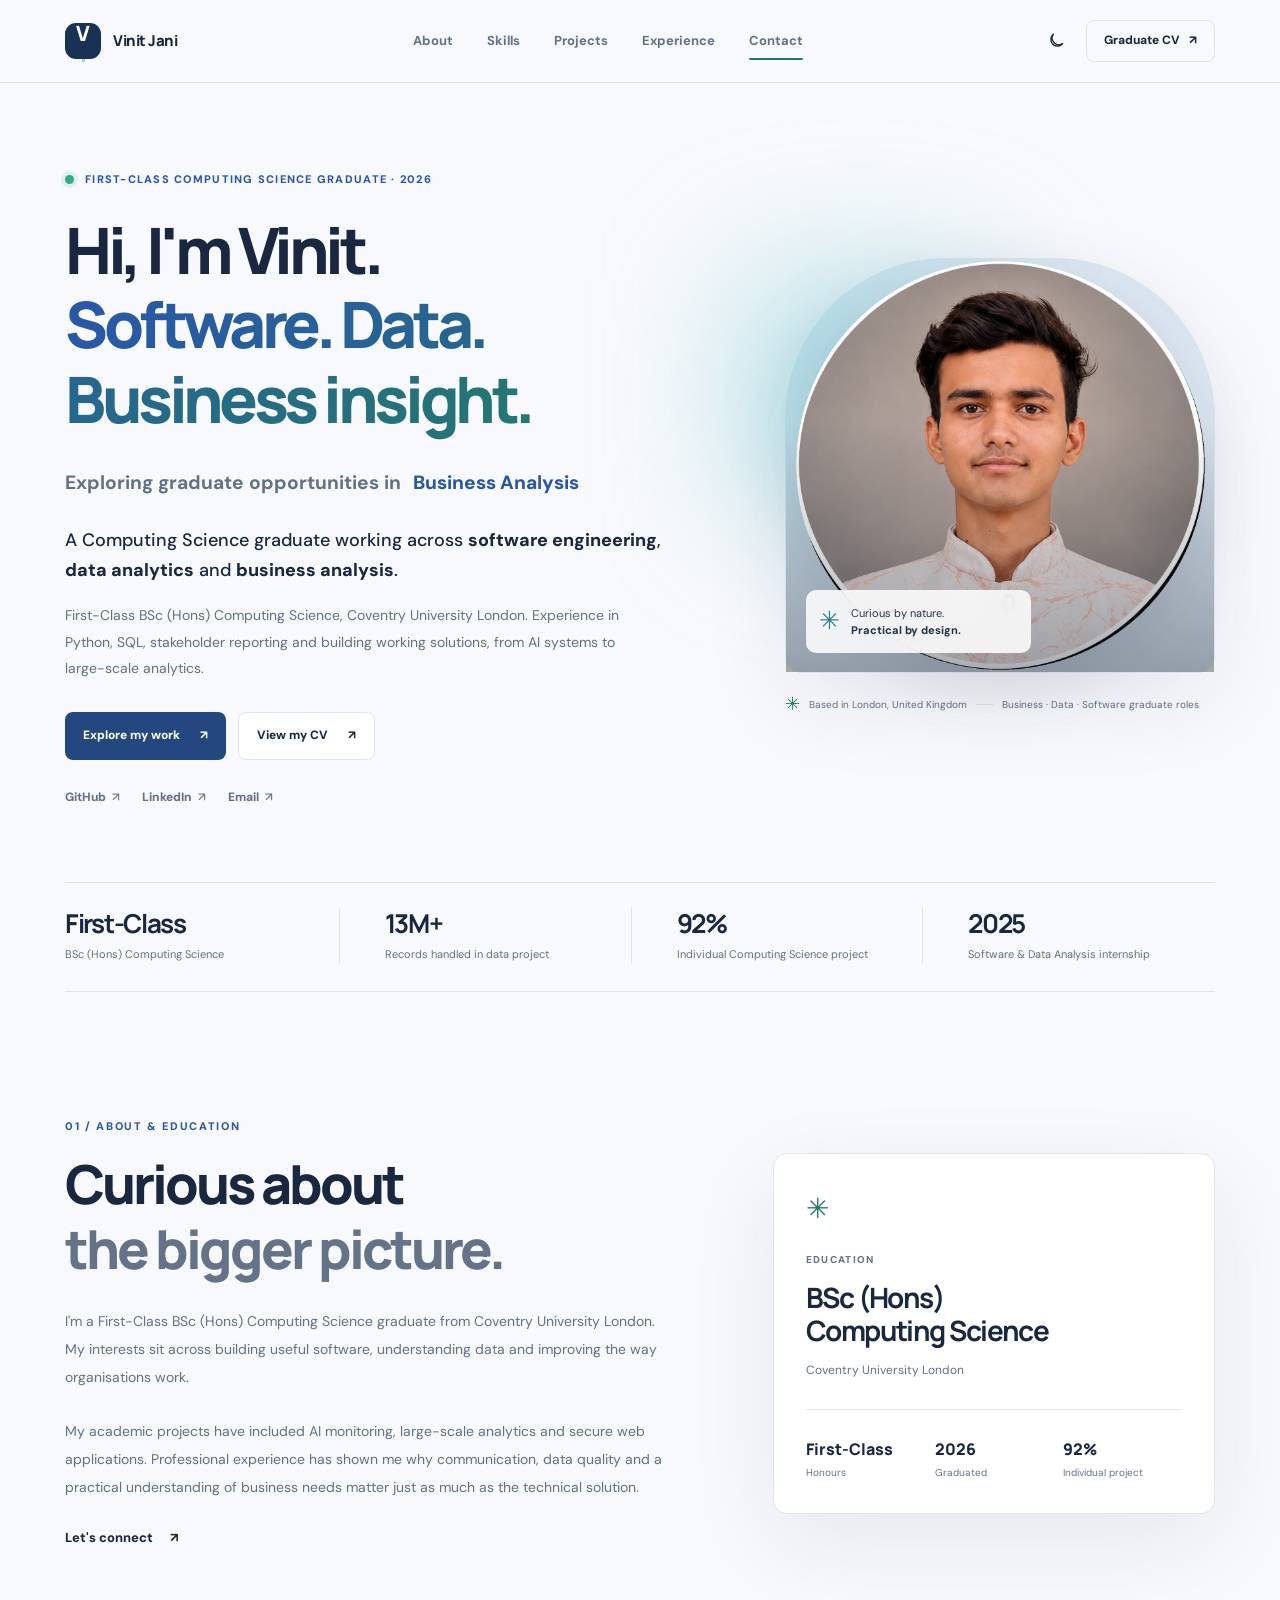
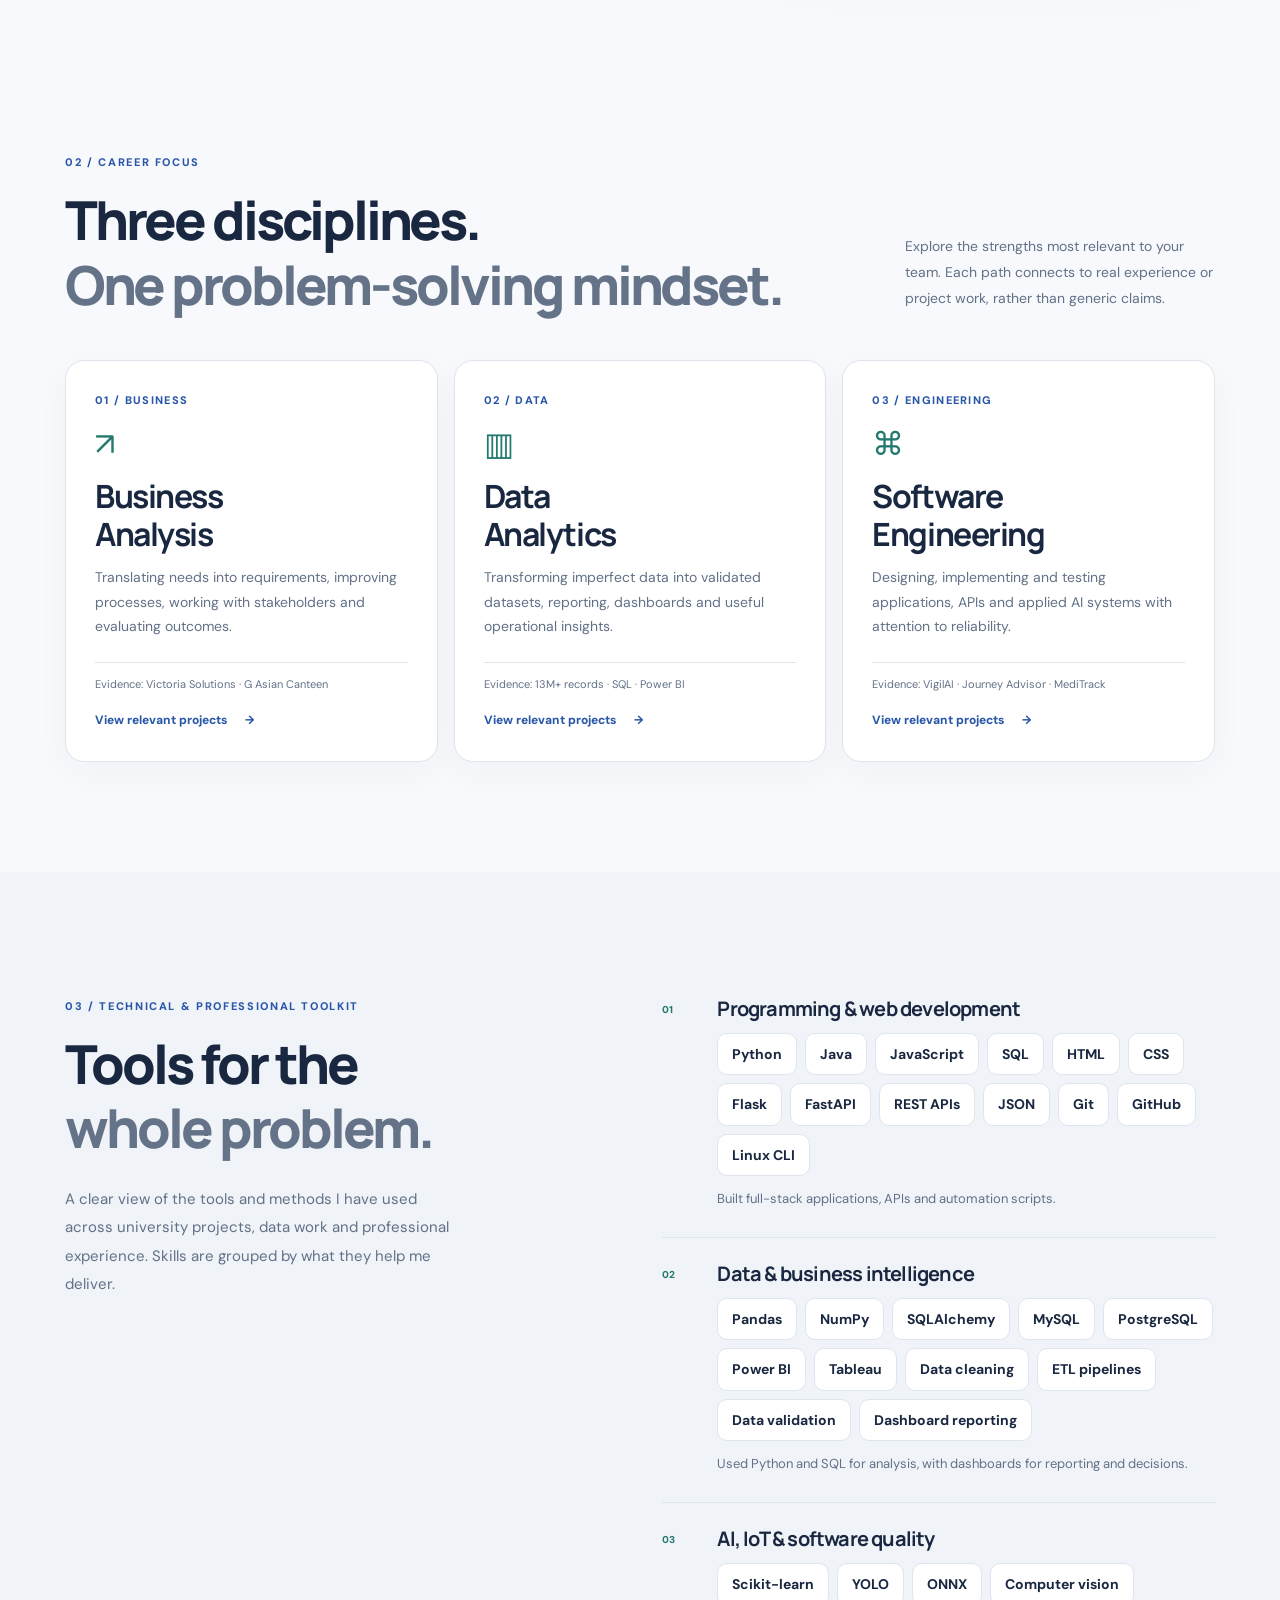
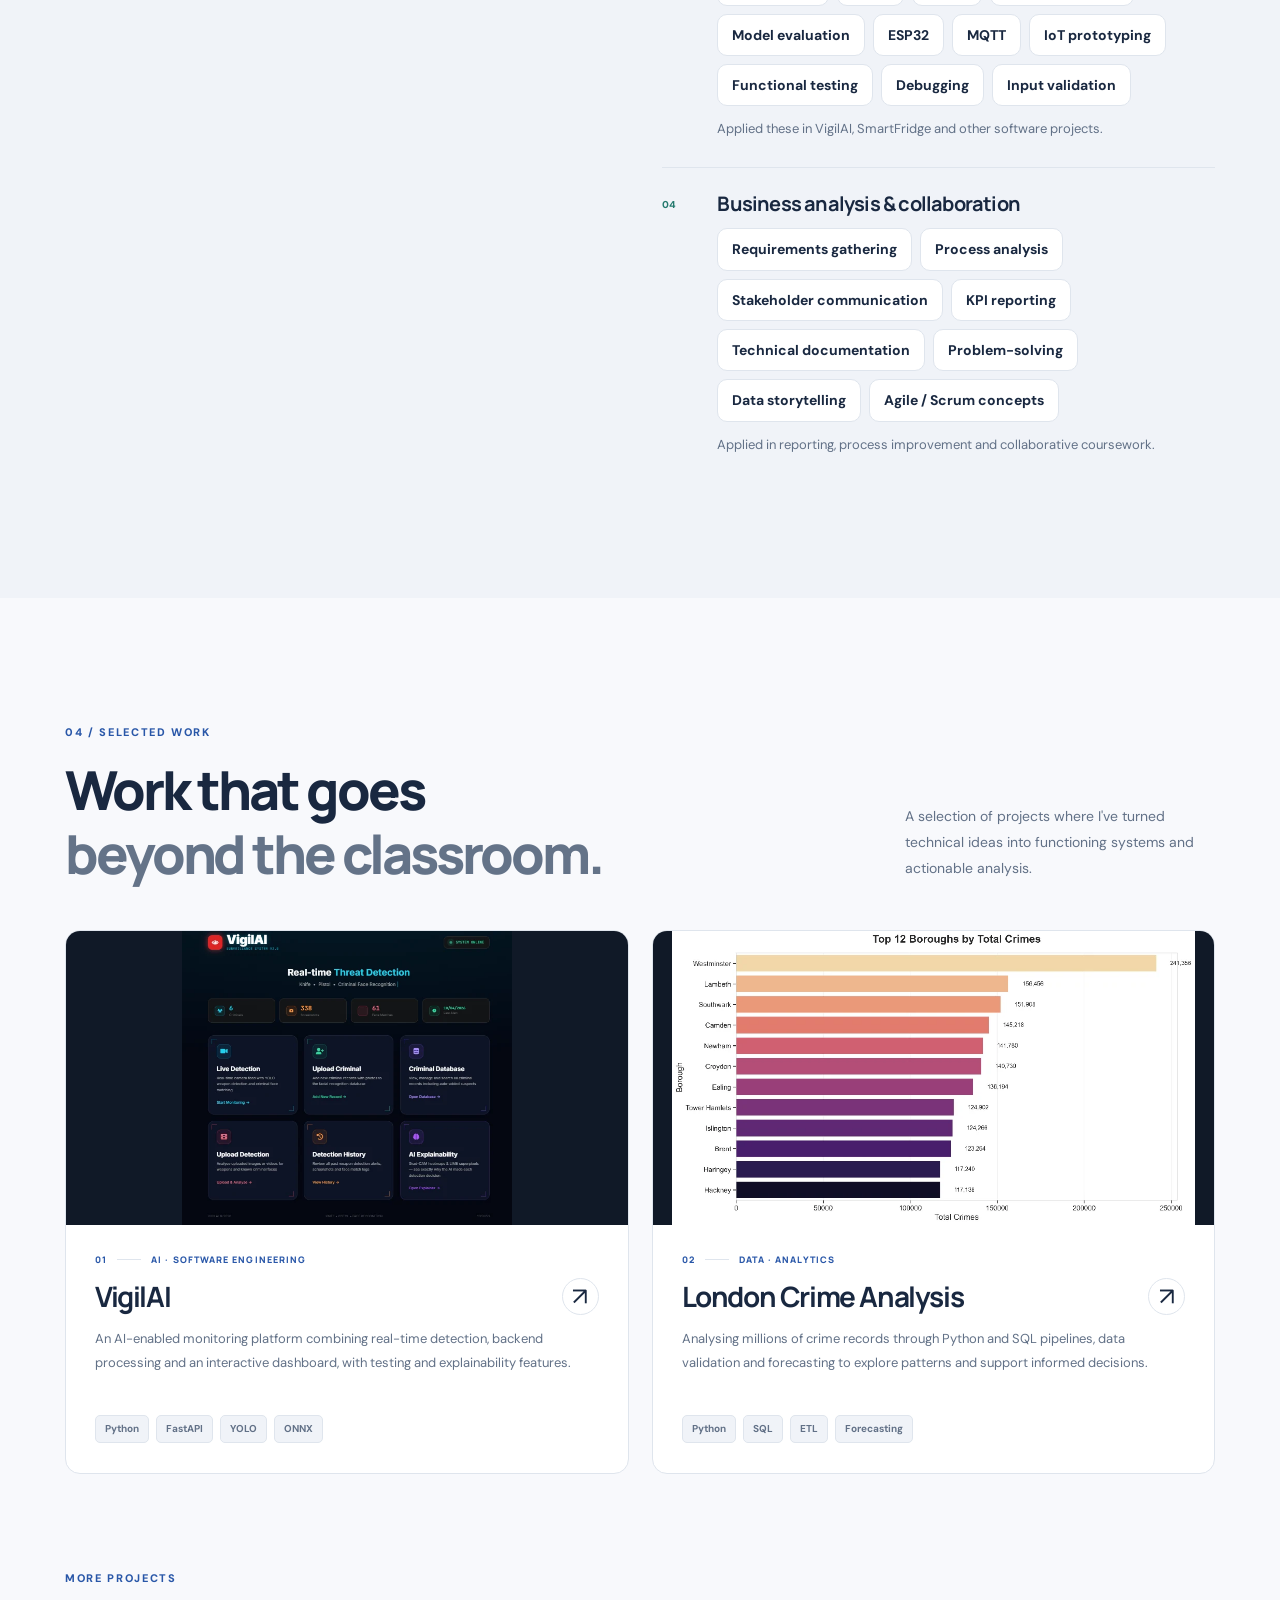
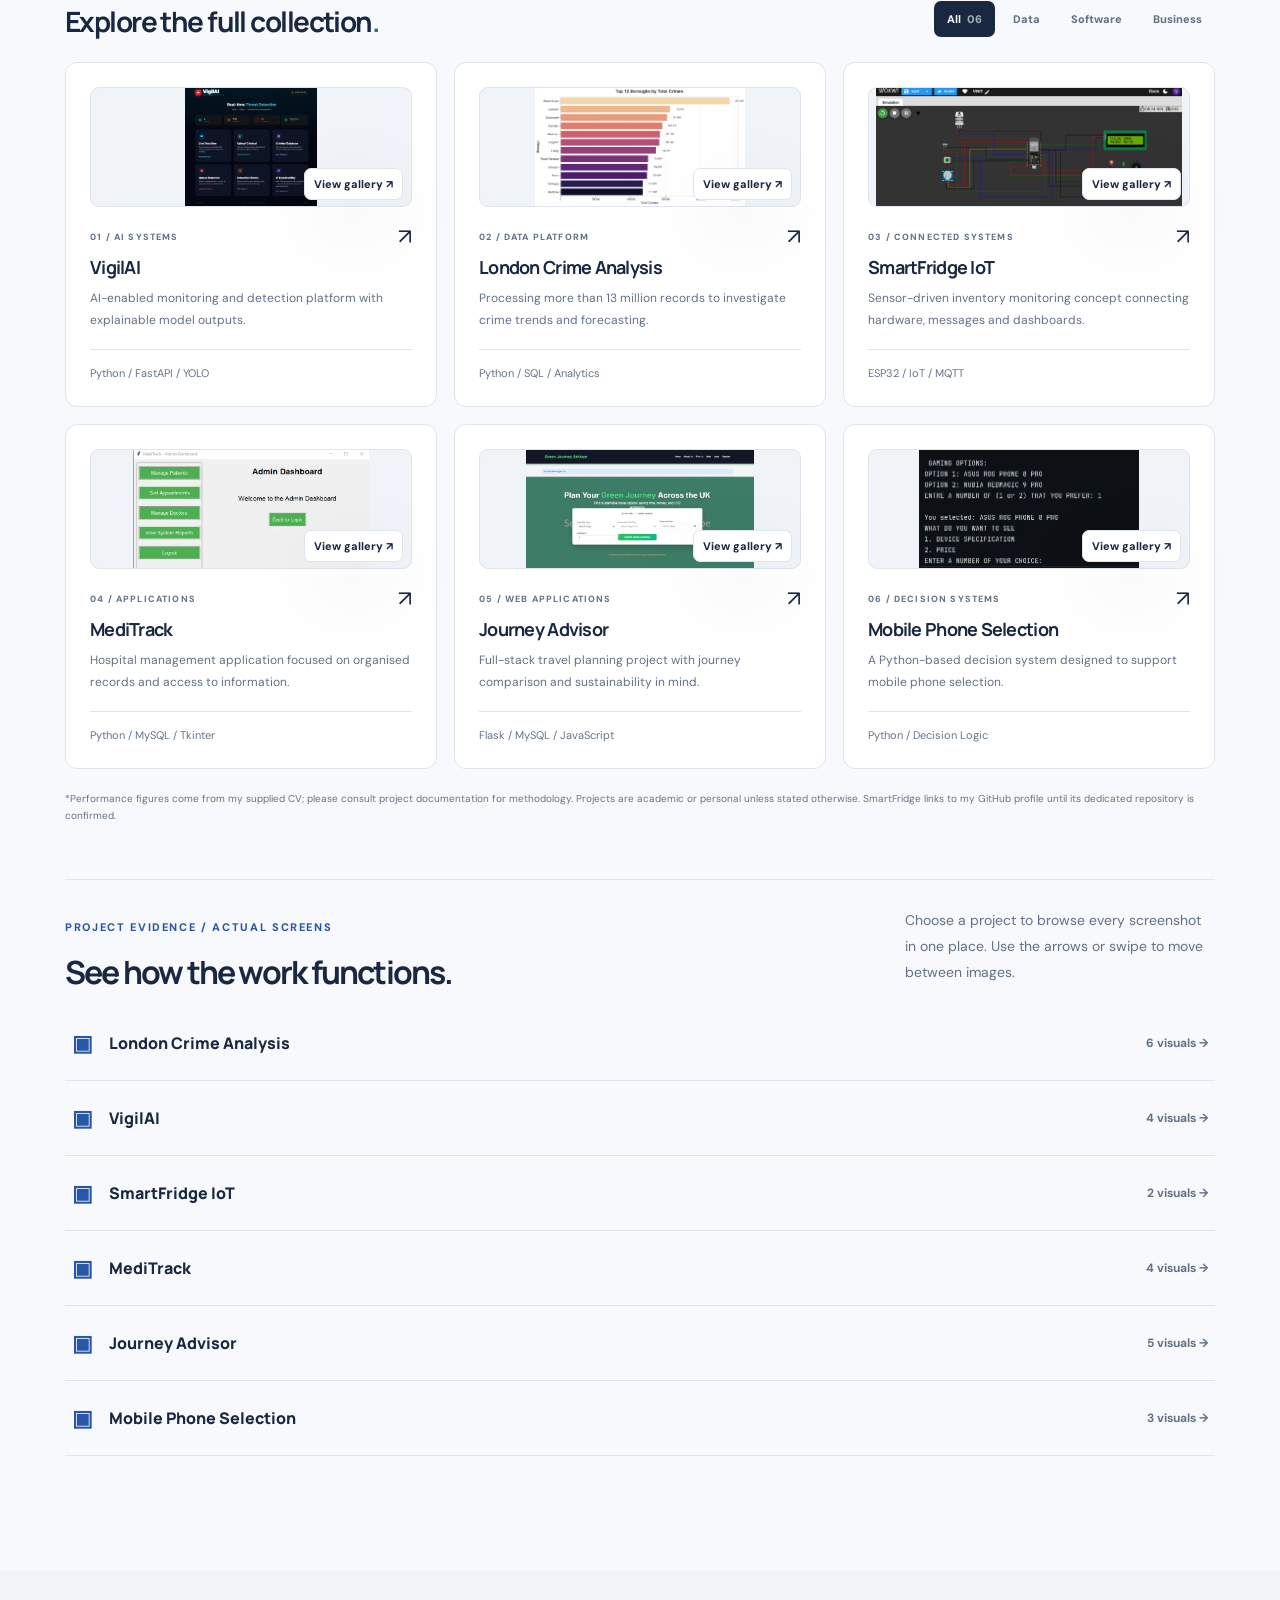
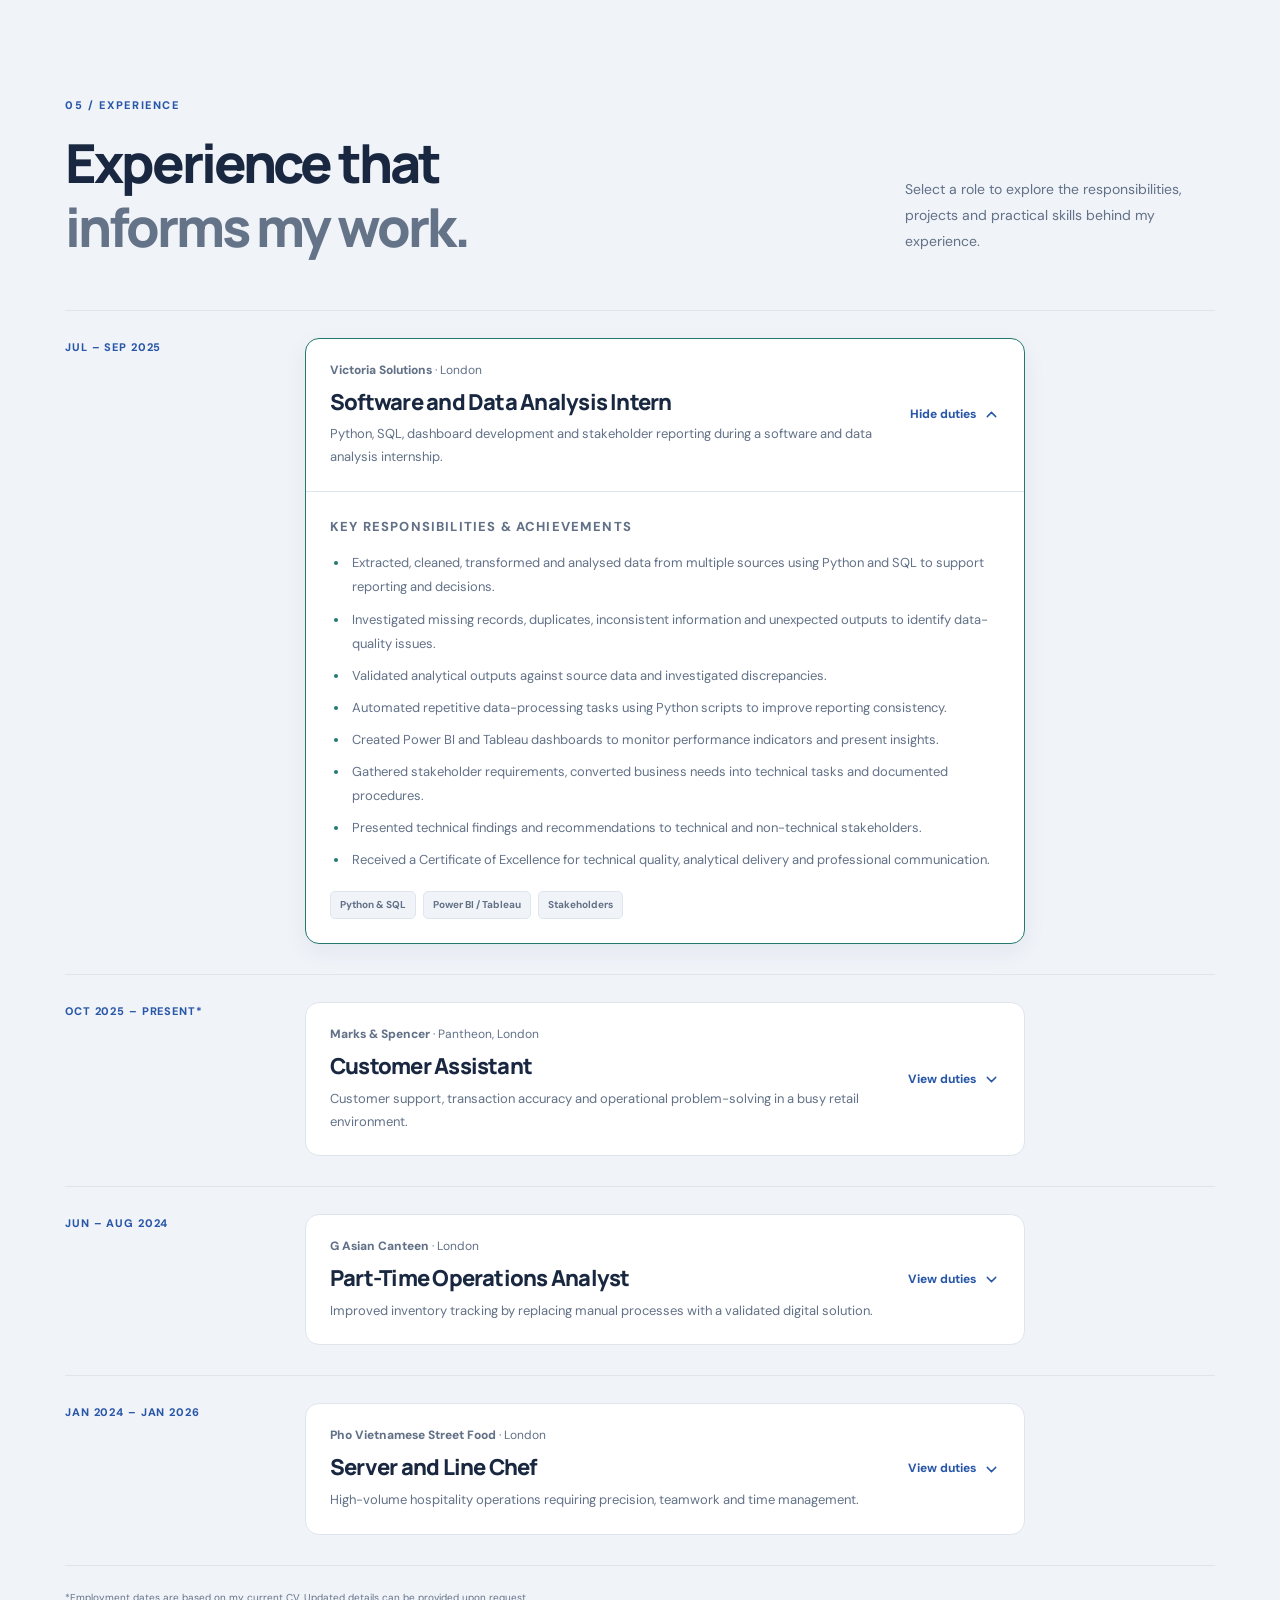
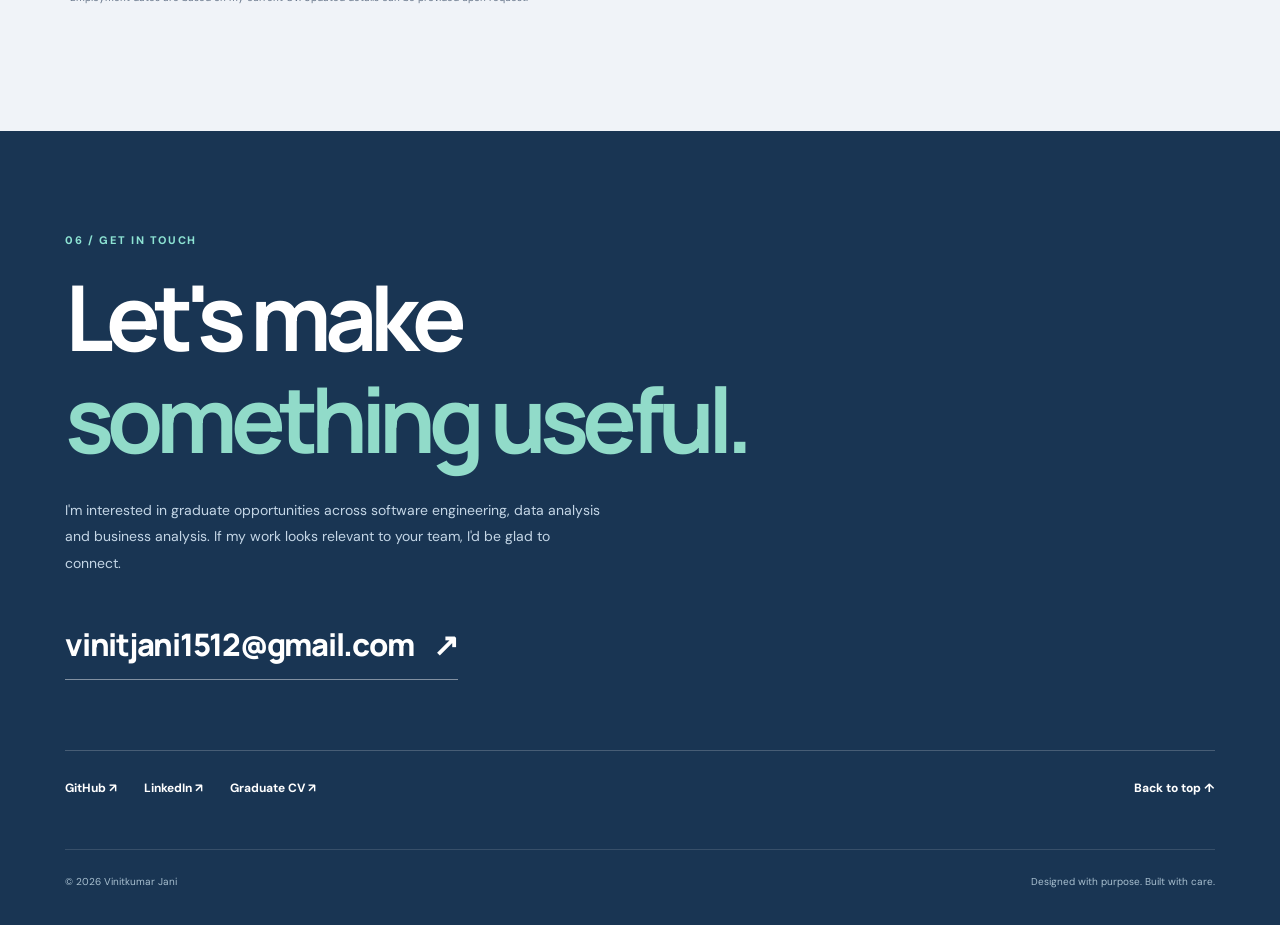
<file: index.html>
<!DOCTYPE html>

<html lang="en">
<head>
<meta charset="utf-8"/>
<meta content="width=device-width, initial-scale=1.0" name="viewport"/>
<meta content="light dark" name="color-scheme"/>
<meta name="theme-color" content="#f8fafc"/>
<meta content="Vinitkumar Jani is a First-Class Computing Science graduate of Coventry University London. Explore work across software engineering, data analytics and business problem-solving." name="description"/>
<meta content="website" property="og:type"/>
<meta content="Vinitkumar Jani | Computing Science Graduate" property="og:title"/>
<meta content="Building software. Analysing data. Solving real problems." property="og:description"/>
<meta content="https://vinitjani11.github.io/portfolio-v7-preview/assets/social-preview.jpg" property="og:image"/>
<meta content="1200" property="og:image:width"/>
<meta content="630" property="og:image:height"/>
<meta content="Vinitkumar Jani portfolio preview" property="og:image:alt"/>
<meta content="https://vinitjani11.github.io/portfolio-v7-preview/" property="og:url"/>
<meta content="summary_large_image" name="twitter:card"/>
<meta content="Vinitkumar Jani | Software, Data &amp; Business Analysis" name="twitter:title"/>
<meta content="Explore projects, experience and skills across software development, analytics and business analysis." name="twitter:description"/>
<meta content="https://vinitjani11.github.io/portfolio-v7-preview/assets/social-preview.jpg" name="twitter:image"/>
<meta name="robots" content="noindex, nofollow"/>
<title>Vinitkumar Jani | Software, Data &amp; Business Analysis</title>
<link href="assets/favicon.svg" rel="icon" type="image/svg+xml"/>
<link href="https://fonts.googleapis.com" rel="preconnect"/>
<link crossorigin="" href="https://fonts.gstatic.com" rel="preconnect"/>
<link href="https://fonts.googleapis.com/css2?family=DM+Sans:wght@400;500;600;700&amp;family=Manrope:wght@400;500;600;700;800&amp;display=swap" rel="stylesheet"/>
<script>try{let v=localStorage.getItem('vinit-theme');document.documentElement.dataset.theme=v||'light'}catch(e){document.documentElement.dataset.theme='light'}</script>
<link href="styles.css" rel="stylesheet"/>
</head>
<body>
<a class="skip-link" href="#main">Skip to content</a>
<header class="site-header" id="top">
<div class="container nav-wrap">
<a aria-label="Vinit Jani, back to top" class="brand" href="#top"><span class="brand-emblem">V<span class="brand-dot">.</span></span><span>Vinit Jani</span></a>
<nav aria-label="Main navigation" class="desktop-nav">
<a href="#about">About</a><a href="#skills">Skills</a><a href="#work">Projects</a><a href="#experience">Experience</a><a href="#contact">Contact</a></nav>
<div class="header-actions">
<button aria-label="Switch to dark mode" class="icon-button theme-button" id="themeToggle" title="Toggle light and dark mode"><svg class="sun-icon" fill="none" stroke="currentColor" stroke-width="1.8" viewbox="0 0 24 24"><circle cx="12" cy="12" r="4"></circle><path d="M12 2v2m0 16v2M4.93 4.93l1.42 1.42m11.3 11.3 1.42 1.42M2 12h2m16 0h2M4.93 19.07l1.42-1.42M17.65 6.35l1.42-1.42"></path></svg><svg class="moon-icon" fill="none" stroke="currentColor" stroke-width="1.8" viewbox="0 0 24 24"><path d="M20.2 15.7A8.5 8.5 0 0 1 8.3 3.8 8.5 8.5 0 1 0 20.2 15.7Z"></path></svg></button>
<a class="nav-cv" href="resume.html" rel="noopener" target="_blank">Graduate CV <span aria-hidden="true">↗</span></a>
<button aria-controls="mobileNav" aria-expanded="false" aria-label="Open navigation" class="icon-button menu-button" id="menuToggle"><span></span><span></span></button>
</div>
</div>
<nav aria-label="Mobile navigation" class="mobile-nav" hidden="" id="mobileNav"><a href="#about">About</a><a href="#skills">Skills</a><a href="#work">Projects</a><a href="#experience">Experience</a><a href="#contact">Contact</a></nav>
</header>
<main id="main">
<section aria-labelledby="hero-heading" class="hero container">
<div class="hero-copy reveal">
<div class="eyebrow"><span class="status-dot"></span> First-Class Computing Science Graduate · 2026</div>
<h1 id="hero-heading">Hi, I'm Vinit.<br/><span class="hero-gradient">Software. Data.<br/>Business insight.</span></h1>
<div aria-label="Graduate career interests" class="role-rotator"><span class="role-prefix">Exploring graduate opportunities in</span><span aria-live="off" class="role-value" id="rotatingRole">Business Analysis</span></div><p class="hero-subtitle">A Computing Science graduate working across <strong>software engineering</strong>, <strong>data analytics</strong> and <strong>business analysis</strong>.</p>
<p class="hero-description">First-Class BSc (Hons) Computing Science, Coventry University London. Experience in Python, SQL, stakeholder reporting and building working solutions, from AI systems to large-scale analytics.</p>
<div class="hero-cta"><a class="button button-primary" href="#work">Explore my work <span aria-hidden="true">↗</span></a><a class="button button-secondary" href="resume.html" rel="noopener" target="_blank">View my CV <span aria-hidden="true">↗</span></a></div>
<div aria-label="Connect with me" class="hero-socials"><a href="https://github.com/VinitJani11" rel="noopener noreferrer" target="_blank">GitHub <span aria-hidden="true">↗</span></a><a href="https://www.linkedin.com/in/vinitkumar-jani-a82a932a5/" rel="noopener noreferrer" target="_blank">LinkedIn <span aria-hidden="true">↗</span></a><a href="mailto:vinitjani1512@gmail.com">Email <span aria-hidden="true">↗</span></a></div>
</div>
<div class="hero-art reveal">
<div class="portrait-shell"><div class="portrait-glow"></div><img alt="Portrait of Vinitkumar Jani in an ivory patterned jacket against a neutral background" fetchpriority="high" height="1254" src="assets/vinit-approved-portrait.webp" width="1254"/><div class="portrait-caption"><span class="caption-icon">✳</span><span>Curious by nature.<br/><strong>Practical by design.</strong></span></div></div>
<div class="hero-art-foot"><span class="tiny-spark">✳</span> Based in London, United Kingdom <span class="foot-line"></span> Business · Data · Software graduate roles</div>
</div>
</section>
<section aria-label="At a glance" class="credibility container reveal"><div class="cred-item"><strong>First-Class</strong><span>BSc (Hons) Computing Science</span></div><div class="cred-item"><strong>13M+</strong><span>Records handled in data project</span></div><div class="cred-item"><strong>92%</strong><span>Individual Computing Science project</span></div><div class="cred-item"><strong>2025</strong><span>Software &amp; Data Analysis internship</span></div></section>
<section aria-labelledby="about-title" class="section container" id="about"><div class="about-grid"><div class="about-left reveal"><p class="section-kicker">01 / About &amp; education</p><h2 id="about-title">Curious about<br/><span class="muted-heading">the bigger picture.</span></h2><p>I'm a First-Class BSc (Hons) Computing Science graduate from Coventry University London. My interests sit across building useful software, understanding data and improving the way organisations work.</p><p>My academic projects have included AI monitoring, large-scale analytics and secure web applications. Professional experience has shown me why communication, data quality and a practical understanding of business needs matter just as much as the technical solution.</p><a class="text-link" href="mailto:vinitjani1512@gmail.com">Let's connect <span aria-hidden="true">↗</span></a></div><div class="about-right reveal"><div class="education-card"><span class="education-icon">✳</span><p class="card-eyebrow">EDUCATION</p><h3>BSc (Hons)<br/>Computing Science</h3><p>Coventry University London</p><div class="education-rule"></div><div class="education-facts"><div><strong>First-Class</strong><span>Honours</span></div><div><strong>2026</strong><span>Graduated</span></div><div><strong>92%</strong><span>Individual project</span></div></div></div></div></div></section><section aria-labelledby="focus-title" class="focus-section section container" id="focus">
<div class="section-top reveal"><div><p class="section-kicker">02 / Career focus</p><h2 id="focus-title">Three disciplines.<br/><span class="muted-heading">One problem-solving mindset.</span></h2></div><p class="section-intro">Explore the strengths most relevant to your team. Each path connects to real experience or project work, rather than generic claims.</p></div>
<div class="focus-grid">
<article class="focus-card reveal"><div class="focus-index">01 / BUSINESS</div><div class="focus-mark">↗</div><h3>Business<br/>Analysis</h3><p>Translating needs into requirements, improving processes, working with stakeholders and evaluating outcomes.</p><div class="focus-proof">Evidence: Victoria Solutions · G Asian Canteen</div><button class="focus-action" data-go-filter="business">View relevant projects <span aria-hidden="true">→</span></button></article>
<article class="focus-card reveal"><div class="focus-index">02 / DATA</div><div class="focus-mark">▥</div><h3>Data<br/>Analytics</h3><p>Transforming imperfect data into validated datasets, reporting, dashboards and useful operational insights.</p><div class="focus-proof">Evidence: 13M+ records · SQL · Power BI</div><button class="focus-action" data-go-filter="data">View relevant projects <span aria-hidden="true">→</span></button></article>
<article class="focus-card reveal"><div class="focus-index">03 / ENGINEERING</div><div class="focus-mark">⌘</div><h3>Software<br/>Engineering</h3><p>Designing, implementing and testing applications, APIs and applied AI systems with attention to reliability.</p><div class="focus-proof">Evidence: VigilAI · Journey Advisor · MediTrack</div><button class="focus-action" data-go-filter="software">View relevant projects <span aria-hidden="true">→</span></button></article>
</div>
</section><section aria-labelledby="skills-heading" class="section skills-section" id="skills"><div class="container skills-layout"><div class="reveal"><p class="section-kicker">03 / Technical &amp; professional toolkit</p><h2 id="skills-heading">Tools for the<br/><span class="muted-heading">whole problem.</span></h2><p class="skills-intro">A clear view of the tools and methods I have used across university projects, data work and professional experience. Skills are grouped by what they help me deliver.</p></div><div class="skill-groups reveal"><div class="skill-group skill-group-enhanced"><div class="skill-group-icon">01</div><div class="skill-group-body"><h3>Programming &amp; web development</h3><div aria-label="Programming &amp; web development skills" class="skill-tags"><span class="skill-tag">Python</span><span class="skill-tag">Java</span><span class="skill-tag">JavaScript</span><span class="skill-tag">SQL</span><span class="skill-tag">HTML</span><span class="skill-tag">CSS</span><span class="skill-tag">Flask</span><span class="skill-tag">FastAPI</span><span class="skill-tag">REST APIs</span><span class="skill-tag">JSON</span><span class="skill-tag">Git</span><span class="skill-tag">GitHub</span><span class="skill-tag">Linux CLI</span></div><p class="skill-proof">Built full-stack applications, APIs and automation scripts.</p></div></div><div class="skill-group skill-group-enhanced"><div class="skill-group-icon">02</div><div class="skill-group-body"><h3>Data &amp; business intelligence</h3><div aria-label="Data &amp; business intelligence skills" class="skill-tags"><span class="skill-tag">Pandas</span><span class="skill-tag">NumPy</span><span class="skill-tag">SQLAlchemy</span><span class="skill-tag">MySQL</span><span class="skill-tag">PostgreSQL</span><span class="skill-tag">Power BI</span><span class="skill-tag">Tableau</span><span class="skill-tag">Data cleaning</span><span class="skill-tag">ETL pipelines</span><span class="skill-tag">Data validation</span><span class="skill-tag">Dashboard reporting</span></div><p class="skill-proof">Used Python and SQL for analysis, with dashboards for reporting and decisions.</p></div></div><div class="skill-group skill-group-enhanced"><div class="skill-group-icon">03</div><div class="skill-group-body"><h3>AI, IoT &amp; software quality</h3><div aria-label="AI, IoT &amp; software quality skills" class="skill-tags"><span class="skill-tag">Scikit-learn</span><span class="skill-tag">YOLO</span><span class="skill-tag">ONNX</span><span class="skill-tag">Computer vision</span><span class="skill-tag">Model evaluation</span><span class="skill-tag">ESP32</span><span class="skill-tag">MQTT</span><span class="skill-tag">IoT prototyping</span><span class="skill-tag">Functional testing</span><span class="skill-tag">Debugging</span><span class="skill-tag">Input validation</span></div><p class="skill-proof">Applied these in VigilAI, SmartFridge and other software projects.</p></div></div><div class="skill-group skill-group-enhanced"><div class="skill-group-icon">04</div><div class="skill-group-body"><h3>Business analysis &amp; collaboration</h3><div aria-label="Business analysis &amp; collaboration skills" class="skill-tags"><span class="skill-tag">Requirements gathering</span><span class="skill-tag">Process analysis</span><span class="skill-tag">Stakeholder communication</span><span class="skill-tag">KPI reporting</span><span class="skill-tag">Technical documentation</span><span class="skill-tag">Problem-solving</span><span class="skill-tag">Data storytelling</span><span class="skill-tag">Agile / Scrum concepts</span></div><p class="skill-proof">Applied in reporting, process improvement and collaborative coursework.</p></div></div></div></div></section><section aria-labelledby="work-title" class="section container" id="work">
<div class="section-top reveal"><div><p class="section-kicker">04 / Selected work</p><h2 id="work-title">Work that goes<br/><span class="muted-heading">beyond the classroom.</span></h2></div><p class="section-intro">A selection of projects where I've turned technical ideas into functioning systems and actionable analysis.</p></div>
<div class="featured-grid">
<article class="featured-card featured-vigil reveal"><button aria-label="Open vigil project image gallery" class="featured-image-button" data-gallery="vigil" type="button"><div aria-hidden="true" class="feature-visual feature-screenshot"><img alt="Screenshot of VigilAI detection dashboard" loading="lazy" src="assets/projects/vigil-dashboard.webp"/></div></button><div class="feature-content"><div class="category-line">01 <span></span> AI · SOFTWARE ENGINEERING</div><div class="feature-heading"><h3>VigilAI</h3><a aria-label="View VigilAI on GitHub" class="round-link" href="https://github.com/VinitJani11/VigilAI" rel="noopener noreferrer" target="_blank">↗</a></div><p>An AI-enabled monitoring platform combining real-time detection, backend processing and an interactive dashboard, with testing and explainability features.</p><div class="tags"><span>Python</span><span>FastAPI</span><span>YOLO</span><span>ONNX</span></div></div></article>
<article class="featured-card featured-crime reveal"><button aria-label="Open crime project image gallery" class="featured-image-button" data-gallery="crime" type="button"><div aria-hidden="true" class="feature-visual feature-screenshot"><img alt="Chart of London borough crime totals" loading="lazy" src="assets/projects/crime-boroughs.webp"/></div></button><div class="feature-content"><div class="category-line">02 <span></span> DATA · ANALYTICS</div><div class="feature-heading"><h3>London Crime Analysis</h3><a aria-label="View London Crime Analysis on GitHub" class="round-link" href="https://github.com/VinitJani11/london-crime-analysis-2008-2016" rel="noopener noreferrer" target="_blank">↗</a></div><p>Analysing millions of crime records through Python and SQL pipelines, data validation and forecasting to explore patterns and support informed decisions.</p><div class="tags"><span>Python</span><span>SQL</span><span>ETL</span><span>Forecasting</span></div></div></article>
</div>
<div class="all-projects-heading reveal"><div><p class="section-kicker">MORE PROJECTS</p><h3>Explore the full collection<span class="small-dot">.</span></h3></div><div aria-label="Filter projects" class="filters" role="group"><button aria-pressed="true" class="filter active" data-filter="all">All <span>06</span></button><button aria-pressed="false" class="filter" data-filter="data">Data</button><button aria-pressed="false" class="filter" data-filter="software">Software</button><button aria-pressed="false" class="filter" data-filter="business">Business</button></div></div>
<div class="project-grid" id="projectGrid">
<article class="project-card reveal" data-categories="software data"><button aria-label="View vigil project screenshots" class="project-image-button" data-gallery="vigil" type="button"><img alt="VigilAI dashboard" class="project-thumbnail" loading="lazy" src="assets/projects/vigil-dashboard.webp"/><span class="image-button-hint">View gallery  ↗</span></button><div class="project-card-top"><span>01 / AI SYSTEMS</span><a aria-label="VigilAI source code" href="https://github.com/VinitJani11/VigilAI" rel="noopener noreferrer" target="_blank">↗</a></div><h4>VigilAI</h4><p>AI-enabled monitoring and detection platform with explainable model outputs.</p><div class="project-stack">Python / FastAPI / YOLO</div></article>
<article class="project-card reveal" data-categories="data business"><button aria-label="View crime project screenshots" class="project-image-button" data-gallery="crime" type="button"><img alt="London crime analysis chart" class="project-thumbnail" loading="lazy" src="assets/projects/crime-boroughs.webp"/><span class="image-button-hint">View gallery  ↗</span></button><div class="project-card-top"><span>02 / DATA PLATFORM</span><a aria-label="London Crime Analysis source code" href="https://github.com/VinitJani11/london-crime-analysis-2008-2016" rel="noopener noreferrer" target="_blank">↗</a></div><h4>London Crime Analysis</h4><p>Processing more than 13 million records to investigate crime trends and forecasting.</p><div class="project-stack">Python / SQL / Analytics</div></article>
<article class="project-card reveal" data-categories="software business"><button aria-label="View iot project screenshots" class="project-image-button" data-gallery="iot" type="button"><img alt="ESP32 simulation of SmartFridge" class="project-thumbnail" loading="lazy" src="assets/projects/iot-simulation.webp"/><span class="image-button-hint">View gallery  ↗</span></button><div class="project-card-top"><span>03 / CONNECTED SYSTEMS</span><a aria-label="See GitHub for SmartFridge work" href="https://github.com/VinitJani11" rel="noopener noreferrer" target="_blank">↗</a></div><h4>SmartFridge IoT</h4><p>Sensor-driven inventory monitoring concept connecting hardware, messages and dashboards.</p><div class="project-stack">ESP32 / IoT / MQTT</div></article>
<article class="project-card reveal" data-categories="software"><button aria-label="View meditrack project screenshots" class="project-image-button" data-gallery="meditrack" type="button"><img alt="MediTrack administration dashboard" class="project-thumbnail" loading="lazy" src="assets/projects/meditrack-admin.webp"/><span class="image-button-hint">View gallery  ↗</span></button><div class="project-card-top"><span>04 / APPLICATIONS</span><a aria-label="MediTrack source code" href="https://github.com/VinitJani11/MediTrack-Hospital-Management-System" rel="noopener noreferrer" target="_blank">↗</a></div><h4>MediTrack</h4><p>Hospital management application focused on organised records and access to information.</p><div class="project-stack">Python / MySQL / Tkinter</div></article>
<article class="project-card reveal" data-categories="software business"><button aria-label="View journey project screenshots" class="project-image-button" data-gallery="journey" type="button"><img alt="Green Journey Advisor homepage" class="project-thumbnail" loading="lazy" src="assets/projects/journey-home.webp"/><span class="image-button-hint">View gallery  ↗</span></button><div class="project-card-top"><span>05 / WEB APPLICATIONS</span><a aria-label="Journey Advisor source code" href="https://github.com/VinitJani11/Journey-Advisor" rel="noopener noreferrer" target="_blank">↗</a></div><h4>Journey Advisor</h4><p>Full-stack travel planning project with journey comparison and sustainability in mind.</p><div class="project-stack">Flask / MySQL / JavaScript</div></article>
<article class="project-card reveal" data-categories="software business"><button aria-label="View mobile project screenshots" class="project-image-button" data-gallery="mobile" type="button"><img alt="Console-based mobile selection menu" class="project-thumbnail" loading="lazy" src="assets/projects/mobile-menu.webp"/><span class="image-button-hint">View gallery  ↗</span></button><div class="project-card-top"><span>06 / DECISION SYSTEMS</span><a aria-label="Mobile Phone Selection System source code" href="https://github.com/VinitJani11/Mobile-Phone-Selection-System" rel="noopener noreferrer" target="_blank">↗</a></div><h4>Mobile Phone Selection</h4><p>A Python-based decision system designed to support mobile phone selection.</p><div class="project-stack">Python / Decision Logic</div></article>
</div>
<p class="project-note">*Performance figures come from my supplied CV; please consult project documentation for methodology. Projects are academic or personal unless stated otherwise. SmartFridge links to my GitHub profile until its dedicated repository is confirmed.</p><section class="evidence-section" id="evidence"><div class="section-top"><div><p class="section-kicker">PROJECT EVIDENCE / ACTUAL SCREENS</p><h3>See how the work functions.</h3></div><p class="section-intro">Choose a project to browse every screenshot in one place. Use the arrows or swipe to move between images.</p></div><button aria-label="View London Crime Analysis image gallery, 6 screenshots" class="gallery-launch" data-gallery="crime" type="button"><span aria-hidden="true" class="gallery-launch-icon">▣</span><span class="gallery-launch-label">London Crime Analysis</span><span class="gallery-launch-count">6 visuals  →</span></button><button aria-label="View VigilAI image gallery, 4 screenshots" class="gallery-launch" data-gallery="vigil" type="button"><span aria-hidden="true" class="gallery-launch-icon">▣</span><span class="gallery-launch-label">VigilAI</span><span class="gallery-launch-count">4 visuals  →</span></button><button aria-label="View SmartFridge IoT image gallery, 2 screenshots" class="gallery-launch" data-gallery="iot" type="button"><span aria-hidden="true" class="gallery-launch-icon">▣</span><span class="gallery-launch-label">SmartFridge IoT</span><span class="gallery-launch-count">2 visuals  →</span></button><button aria-label="View MediTrack image gallery, 4 screenshots" class="gallery-launch" data-gallery="meditrack" type="button"><span aria-hidden="true" class="gallery-launch-icon">▣</span><span class="gallery-launch-label">MediTrack</span><span class="gallery-launch-count">4 visuals  →</span></button><button aria-label="View Journey Advisor image gallery, 5 screenshots" class="gallery-launch" data-gallery="journey" type="button"><span aria-hidden="true" class="gallery-launch-icon">▣</span><span class="gallery-launch-label">Journey Advisor</span><span class="gallery-launch-count">5 visuals  →</span></button><button aria-label="View Mobile Phone Selection image gallery, 3 screenshots" class="gallery-launch" data-gallery="mobile" type="button"><span aria-hidden="true" class="gallery-launch-icon">▣</span><span class="gallery-launch-label">Mobile Phone Selection</span><span class="gallery-launch-count">3 visuals  →</span></button></section>
</section><section aria-labelledby="experience-title" class="section experience-section" id="experience"><div class="container"><div class="section-top reveal"><div><p class="section-kicker">05 / Experience</p><h2 id="experience-title">Experience that<br/><span class="muted-heading">informs my work.</span></h2></div><p class="section-intro">Select a role to explore the responsibilities, projects and practical skills behind my experience.</p></div><div class="timeline"><article class="timeline-entry reveal">
<div class="timeline-date">JUL – SEP 2025</div>
<div class="timeline-content">
<details class="experience-detail" open="">
<summary class="experience-trigger">
<span class="experience-trigger-main"><span class="timeline-company">Victoria Solutions <span>· London</span></span>
<span class="experience-role">Software and Data Analysis Intern</span>
<span class="experience-summary">Python, SQL, dashboard development and stakeholder reporting during a software and data analysis internship.</span></span>
<span aria-hidden="true" class="experience-toggle"><span>View duties</span><svg fill="none" stroke="currentColor" stroke-linecap="round" stroke-width="2" viewbox="0 0 24 24"><path d="m6 9 6 6 6-6"></path></svg></span>
</summary>
<div class="experience-expanded"><p class="experience-expanded-label">Key responsibilities &amp; achievements</p><ul class="experience-duties"><li>Extracted, cleaned, transformed and analysed data from multiple sources using Python and SQL to support reporting and decisions.</li><li>Investigated missing records, duplicates, inconsistent information and unexpected outputs to identify data-quality issues.</li><li>Validated analytical outputs against source data and investigated discrepancies.</li><li>Automated repetitive data-processing tasks using Python scripts to improve reporting consistency.</li><li>Created Power BI and Tableau dashboards to monitor performance indicators and present insights.</li><li>Gathered stakeholder requirements, converted business needs into technical tasks and documented procedures.</li><li>Presented technical findings and recommendations to technical and non-technical stakeholders.</li><li>Received a Certificate of Excellence for technical quality, analytical delivery and professional communication.</li></ul><div class="timeline-highlights"><span>Python &amp; SQL</span><span>Power BI / Tableau</span><span>Stakeholders</span></div></div>
</details>
</div>
</article><article class="timeline-entry reveal">
<div class="timeline-date">OCT 2025 – PRESENT*</div>
<div class="timeline-content">
<details class="experience-detail">
<summary class="experience-trigger">
<span class="experience-trigger-main"><span class="timeline-company">Marks &amp; Spencer <span>· Pantheon, London</span></span>
<span class="experience-role">Customer Assistant</span>
<span class="experience-summary">Customer support, transaction accuracy and operational problem-solving in a busy retail environment.</span></span>
<span aria-hidden="true" class="experience-toggle"><span>View duties</span><svg fill="none" stroke="currentColor" stroke-linecap="round" stroke-width="2" viewbox="0 0 24 24"><path d="m6 9 6 6 6-6"></path></svg></span>
</summary>
<div class="experience-expanded"><p class="experience-expanded-label">Key responsibilities &amp; achievements</p><ul class="experience-duties"><li>Investigated customer, transaction and system-related issues, resolving them or escalating complex cases.</li><li>Followed operational controls when handling customer information and payment transactions.</li><li>Maintained accurate records and communicated relevant details to colleagues and customers.</li><li>Prioritised competing responsibilities and responded to unexpected issues in a busy customer-facing setting.</li><li>Collaborated with colleagues to maintain service quality and daily operational reliability.</li></ul><div class="timeline-highlights"><span>Issue resolution</span><span>Record accuracy</span><span>Teamwork</span></div></div>
</details>
</div>
</article><article class="timeline-entry reveal">
<div class="timeline-date">JUN – AUG 2024</div>
<div class="timeline-content">
<details class="experience-detail">
<summary class="experience-trigger">
<span class="experience-trigger-main"><span class="timeline-company">G Asian Canteen <span>· London</span></span>
<span class="experience-role">Part-Time Operations Analyst</span>
<span class="experience-summary">Improved inventory tracking by replacing manual processes with a validated digital solution.</span></span>
<span aria-hidden="true" class="experience-toggle"><span>View duties</span><svg fill="none" stroke="currentColor" stroke-linecap="round" stroke-width="2" viewbox="0 0 24 24"><path d="m6 9 6 6 6-6"></path></svg></span>
</summary>
<div class="experience-expanded"><p class="experience-expanded-label">Key responsibilities &amp; achievements</p><ul class="experience-duties"><li>Investigated weaknesses in manual inventory processes, identifying inaccurate records and recurring operational problems.</li><li>Designed and implemented a digital inventory management solution with data-validation controls.</li><li>Improved inventory data accuracy by 20% and operational efficiency by 25%, as reported in the CV.</li><li>Tested workflows, invalid inputs and exception cases to assess system reliability.</li><li>Investigated issues reported by users and documented procedures for consistent system use.</li><li>Reviewed the implemented solution and identified further opportunities for process improvement.</li></ul><div class="timeline-highlights"><span>Process improvement</span><span>Data validation</span><span>Inventory</span></div></div>
</details>
</div>
</article><article class="timeline-entry reveal">
<div class="timeline-date">JAN 2024 – JAN 2026</div>
<div class="timeline-content">
<details class="experience-detail">
<summary class="experience-trigger">
<span class="experience-trigger-main"><span class="timeline-company">Pho Vietnamese Street Food <span>· London</span></span>
<span class="experience-role">Server and Line Chef</span>
<span class="experience-summary">High-volume hospitality operations requiring precision, teamwork and time management.</span></span>
<span aria-hidden="true" class="experience-toggle"><span>View duties</span><svg fill="none" stroke="currentColor" stroke-linecap="round" stroke-width="2" viewbox="0 0 24 24"><path d="m6 9 6 6 6-6"></path></svg></span>
</summary>
<div class="experience-expanded"><p class="experience-expanded-label">Key responsibilities &amp; achievements</p><ul class="experience-duties"><li>Supported high-volume service while maintaining accuracy and following operational and safety procedures.</li><li>Identified and communicated problems promptly, working with colleagues to resolve issues.</li><li>Managed competing priorities and maintained reliable service standards in a time-sensitive environment.</li></ul><div class="timeline-highlights"><span>Operations</span><span>Collaboration</span><span>Prioritisation</span></div></div>
</details>
</div>
</article></div><p class="timeline-footnote">*Employment dates are based on my current CV. Updated details can be provided upon request.</p></div></section><section aria-labelledby="contact-title" class="contact-section" id="contact"><div class="container contact-inner reveal"><p class="section-kicker">06 / Get in touch</p><h2 id="contact-title">Let's make<br/><em>something useful.</em></h2><p>I'm interested in graduate opportunities across software engineering, data analysis and business analysis. If my work looks relevant to your team, I'd be glad to connect.</p><a class="contact-email" href="mailto:vinitjani1512@gmail.com">vinitjani1512@gmail.com <span aria-hidden="true">↗</span></a><div class="contact-bottom"><div class="contact-links"><a href="https://github.com/VinitJani11" rel="noopener noreferrer" target="_blank">GitHub ↗</a><a href="https://www.linkedin.com/in/vinitkumar-jani-a82a932a5/" rel="noopener noreferrer" target="_blank">LinkedIn ↗</a><a href="resume.html" rel="noopener" target="_blank">Graduate CV ↗</a></div><a class="back-top" href="#top">Back to top ↑</a></div></div></section></main>
<footer class="site-footer"><div class="container"><span>© <span id="year">2026</span> Vinitkumar Jani</span><span>Designed with purpose. Built with care.</span></div></footer>
<script defer="" src="script.js"></script>
<dialog aria-labelledby="galleryHeading" class="project-gallery-dialog" id="projectGallery"><div class="gallery-dialog-content"><div class="gallery-dialog-top"><div><p class="gallery-eyebrow">PROJECT VISUALS</p><h2 id="galleryHeading">Project gallery</h2></div><button aria-label="Close image gallery" class="gallery-close" id="galleryClose" type="button">✕ <span>Close</span></button></div><div class="gallery-stage"><button aria-label="Previous screenshot" class="gallery-arrow gallery-prev" id="galleryPrev" type="button">❮</button><figure class="gallery-figure"><img alt="" decoding="async" id="galleryImage"/><figcaption id="galleryCaption"></figcaption></figure><button aria-label="Next screenshot" class="gallery-arrow gallery-next" id="galleryNext" type="button">❯</button></div><div class="gallery-bottom"><span aria-live="polite" id="galleryCounter">1 / 1</span><div aria-label="Choose a screenshot" class="gallery-dots" id="galleryDots"></div><span class="gallery-help">← → Navigate · Esc Close</span></div></div></dialog><script id="galleryData" type="application/json">{"crime": [{"src": "assets/projects/crime-boroughs.webp", "alt": "London Crime Analysis: Borough comparison", "caption": "Borough comparison"}, {"src": "assets/projects/crime-categories.webp", "alt": "London Crime Analysis: Crime categories", "caption": "Crime categories"}, {"src": "assets/projects/crime-growth.webp", "alt": "London Crime Analysis: Annual trends", "caption": "Annual trends"}, {"src": "assets/projects/crime-monthly.webp", "alt": "London Crime Analysis: Monthly patterns", "caption": "Monthly patterns"}, {"src": "assets/projects/crime-seasonality.webp", "alt": "London Crime Analysis: Seasonality", "caption": "Seasonality"}, {"src": "assets/projects/crime-donut.webp", "alt": "London Crime Analysis: Dashboard", "caption": "Dashboard"}], "vigil": [{"src": "assets/projects/vigil-dashboard.webp", "alt": "VigilAI: Monitoring dashboard", "caption": "Monitoring dashboard"}, {"src": "assets/projects/vigil-explainability.webp", "alt": "VigilAI: Explainable AI", "caption": "Explainable AI"}, {"src": "assets/projects/vigil-confusion.webp", "alt": "VigilAI: Confusion matrix", "caption": "Confusion matrix"}, {"src": "assets/projects/vigil-pr.webp", "alt": "VigilAI: Precision and recall", "caption": "Precision and recall"}, {"src": "assets/projects/vigil-architecture.webp", "alt": "System architecture", "caption": "System architecture"}, {"src": "assets/projects/vigil-f1.webp", "alt": "F1 evaluation", "caption": "F1 evaluation"}], "iot": [{"src": "assets/projects/iot-simulation.webp", "alt": "SmartFridge IoT: Circuit simulation", "caption": "Circuit simulation"}, {"src": "assets/projects/iot-circuit.webp", "alt": "SmartFridge IoT: ESP32 wiring", "caption": "ESP32 wiring"}], "meditrack": [{"src": "assets/projects/meditrack-admin.webp", "alt": "MediTrack: Admin dashboard", "caption": "Admin dashboard"}, {"src": "assets/projects/meditrack-doctor.webp", "alt": "MediTrack: Doctor dashboard", "caption": "Doctor dashboard"}, {"src": "assets/projects/meditrack-patient.webp", "alt": "MediTrack: Patient dashboard", "caption": "Patient dashboard"}, {"src": "assets/projects/meditrack-login.webp", "alt": "MediTrack: Login screen", "caption": "Login screen"}, {"src": "assets/projects/meditrack-role.webp", "alt": "Role-based access design", "caption": "Role-based access design"}, {"src": "assets/projects/meditrack-workflow.webp", "alt": "Workflow diagram", "caption": "Workflow diagram"}], "journey": [{"src": "assets/projects/journey-home.webp", "alt": "Journey Advisor: Search", "caption": "Search"}, {"src": "assets/projects/journey-results.webp", "alt": "Journey Advisor: Compare", "caption": "Compare"}, {"src": "assets/projects/journey-confirm.webp", "alt": "Journey Advisor: Confirm", "caption": "Confirm"}, {"src": "assets/projects/journey-payment.webp", "alt": "Journey Advisor: Simulated payment", "caption": "Simulated payment"}, {"src": "assets/projects/journey-bookings.webp", "alt": "Journey Advisor: Bookings", "caption": "Bookings"}], "mobile": [{"src": "assets/projects/mobile-flowchart.webp", "alt": "Mobile Phone Selection: Decision flowchart", "caption": "Decision flowchart"}, {"src": "assets/projects/mobile-menu.webp", "alt": "Mobile Phone Selection: Interactive menu", "caption": "Interactive menu"}, {"src": "assets/projects/mobile-payment.webp", "alt": "Mobile Phone Selection: Payment choices", "caption": "Payment choices"}]}</script></body>
</html>
</file>
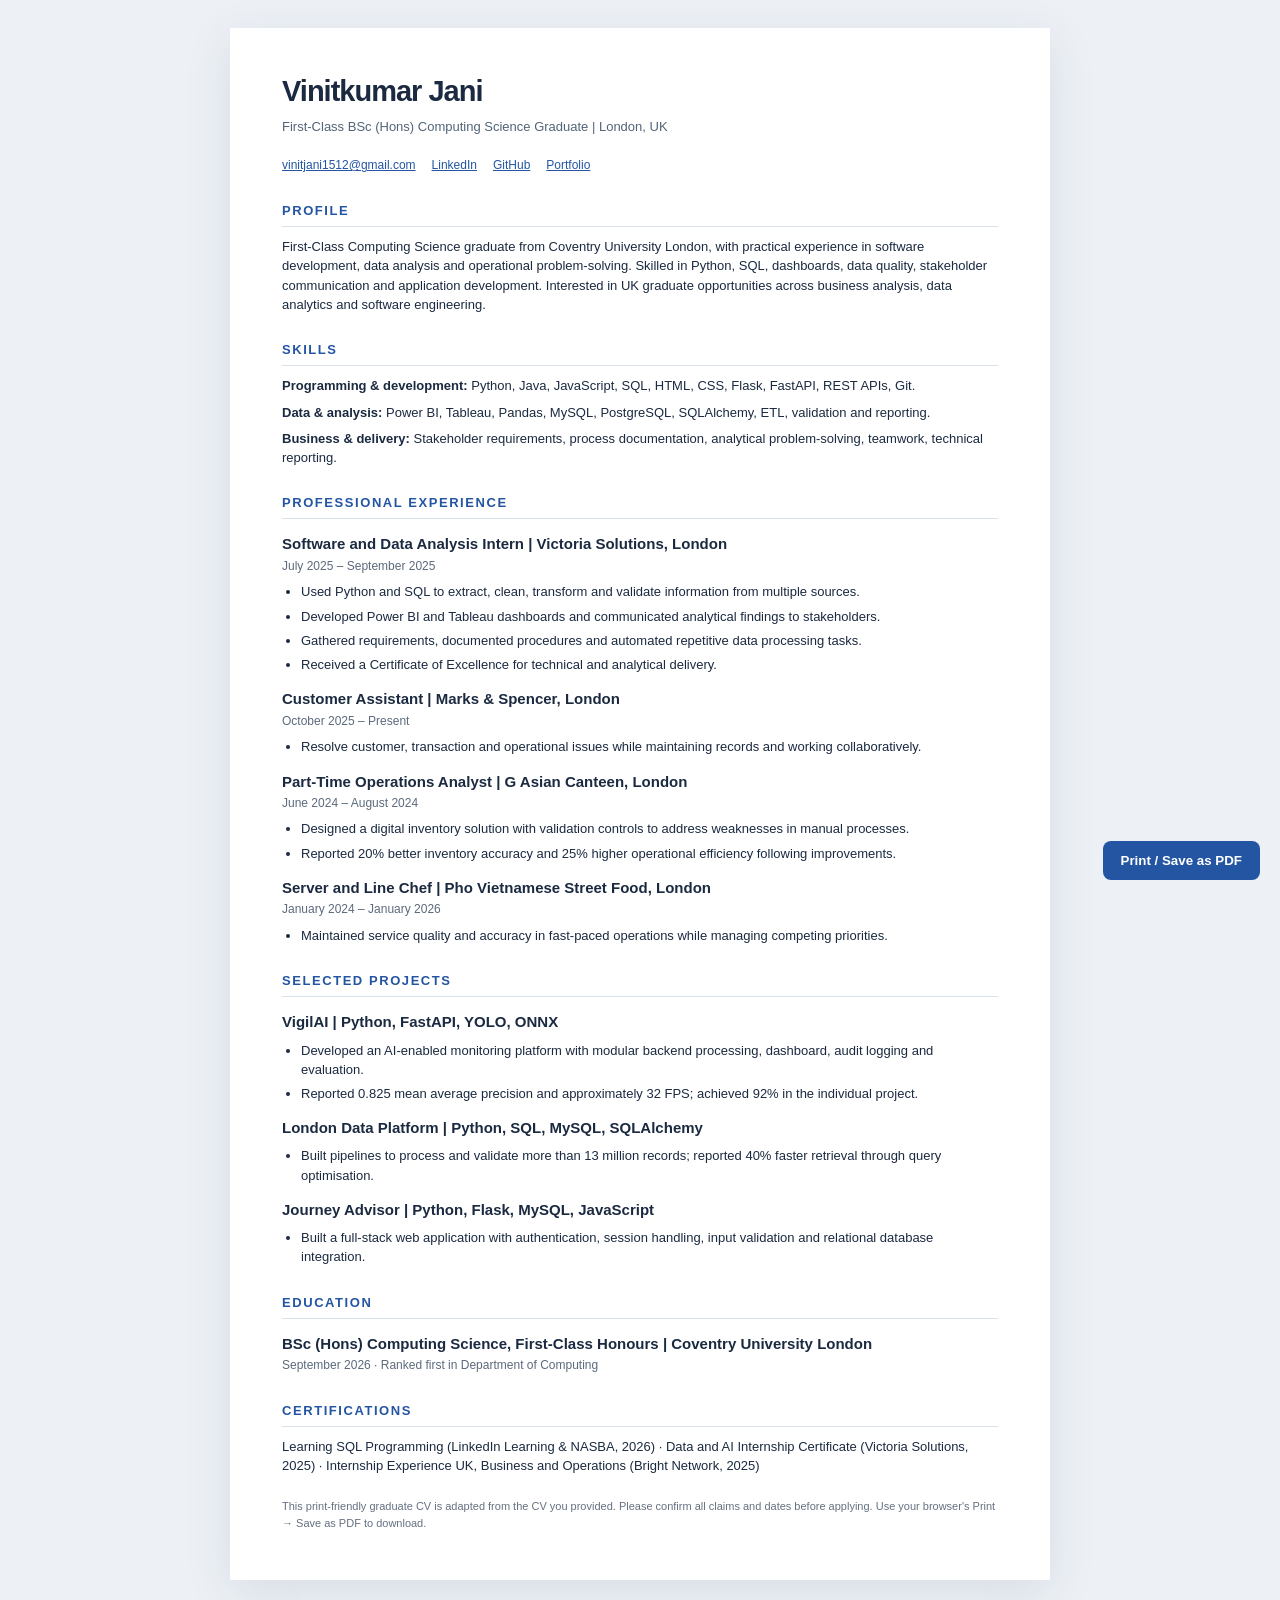
<file: resume.html>
<!doctype html><html lang="en"><head><meta charset="utf-8"><meta name="viewport" content="width=device-width,initial-scale=1"><title>Vinitkumar Jani | Graduate CV</title><meta name="description" content="Graduate CV of Vinitkumar Jani: business analysis, data analytics and software engineering."><style>:root{color-scheme:light}*{box-sizing:border-box}body{margin:0;background:#edf1f6;color:#1b2a40;font-family:Arial,Helvetica,sans-serif;line-height:1.48}main{max-width:820px;margin:28px auto;padding:42px 52px;background:#fff;box-shadow:0 12px 45px #1c33431a}h1{font-size:29px;margin:0;letter-spacing:-1px}h2{font-size:13px;letter-spacing:.12em;text-transform:uppercase;color:#2355a3;border-bottom:1px solid #d8e0ea;padding-bottom:6px;margin:26px 0 10px}h3{font-size:15px;margin:14px 0 2px}.sub{font-size:13px;color:#526477;margin:4px 0 13px}.contact{display:flex;flex-wrap:wrap;gap:8px 16px;font-size:12px;margin-top:8px}.contact a{color:#2355a3}.meta{font-size:12px;color:#5c6a7c}ul{padding-left:19px;margin:7px 0;font-size:13px}li{margin-bottom:5px}p{font-size:13px;margin:7px 0}.top{display:flex;justify-content:space-between;align-items:flex-start}.print{position:fixed;right:20px;bottom:20px;background:#2355a3;color:#fff;border:0;padding:12px 18px;border-radius:8px;font-weight:bold;cursor:pointer}.note{font-size:11px;color:#657080;margin-top:23px}@media(max-width:600px){main{margin:0;padding:24px}.top{display:block}}@media print{body{background:#fff}main{margin:0;max-width:100%;padding:0;box-shadow:none}.print,.note{display:none}h2{break-after:avoid}h3{break-after:avoid}li{break-inside:avoid}@page{margin:12mm;size:A4}}</style></head><body><main><div class="top"><div><h1>Vinitkumar Jani</h1><div class="sub">First-Class BSc (Hons) Computing Science Graduate | London, UK</div></div></div><div class="contact"><a href="mailto:vinitjani1512@gmail.com">vinitjani1512@gmail.com</a><a href="https://www.linkedin.com/in/vinitkumar-jani-a82a932a5/">LinkedIn</a><a href="https://github.com/VinitJani11">GitHub</a><a href="index.html">Portfolio</a></div><h2>Profile</h2><p>First-Class Computing Science graduate from Coventry University London, with practical experience in software development, data analysis and operational problem-solving. Skilled in Python, SQL, dashboards, data quality, stakeholder communication and application development. Interested in UK graduate opportunities across business analysis, data analytics and software engineering.</p><h2>Skills</h2><p><strong>Programming & development:</strong> Python, Java, JavaScript, SQL, HTML, CSS, Flask, FastAPI, REST APIs, Git.</p><p><strong>Data & analysis:</strong> Power BI, Tableau, Pandas, MySQL, PostgreSQL, SQLAlchemy, ETL, validation and reporting.</p><p><strong>Business & delivery:</strong> Stakeholder requirements, process documentation, analytical problem-solving, teamwork, technical reporting.</p><h2>Professional experience</h2><h3>Software and Data Analysis Intern | Victoria Solutions, London</h3><div class="meta">July 2025 – September 2025</div><ul><li>Used Python and SQL to extract, clean, transform and validate information from multiple sources.</li><li>Developed Power BI and Tableau dashboards and communicated analytical findings to stakeholders.</li><li>Gathered requirements, documented procedures and automated repetitive data processing tasks.</li><li>Received a Certificate of Excellence for technical and analytical delivery.</li></ul><h3>Customer Assistant | Marks & Spencer, London</h3><div class="meta">October 2025 – Present</div><ul><li>Resolve customer, transaction and operational issues while maintaining records and working collaboratively.</li></ul><h3>Part-Time Operations Analyst | G Asian Canteen, London</h3><div class="meta">June 2024 – August 2024</div><ul><li>Designed a digital inventory solution with validation controls to address weaknesses in manual processes.</li><li>Reported 20% better inventory accuracy and 25% higher operational efficiency following improvements.</li></ul><h3>Server and Line Chef | Pho Vietnamese Street Food, London</h3><div class="meta">January 2024 – January 2026</div><ul><li>Maintained service quality and accuracy in fast-paced operations while managing competing priorities.</li></ul><h2>Selected projects</h2><h3>VigilAI | Python, FastAPI, YOLO, ONNX</h3><ul><li>Developed an AI-enabled monitoring platform with modular backend processing, dashboard, audit logging and evaluation.</li><li>Reported 0.825 mean average precision and approximately 32 FPS; achieved 92% in the individual project.</li></ul><h3>London Data Platform | Python, SQL, MySQL, SQLAlchemy</h3><ul><li>Built pipelines to process and validate more than 13 million records; reported 40% faster retrieval through query optimisation.</li></ul><h3>Journey Advisor | Python, Flask, MySQL, JavaScript</h3><ul><li>Built a full-stack web application with authentication, session handling, input validation and relational database integration.</li></ul><h2>Education</h2><h3>BSc (Hons) Computing Science, First-Class Honours | Coventry University London</h3><div class="meta">September 2026 · Ranked first in Department of Computing</div><h2>Certifications</h2><p>Learning SQL Programming (LinkedIn Learning & NASBA, 2026) · Data and AI Internship Certificate (Victoria Solutions, 2025) · Internship Experience UK, Business and Operations (Bright Network, 2025)</p><p class="note">This print-friendly graduate CV is adapted from the CV you provided. Please confirm all claims and dates before applying. Use your browser's Print → Save as PDF to download.</p></main><button class="print" onclick="window.print()">Print / Save as PDF</button></body></html>
</file>
<file: styles.css>
:root{--bg:#f8f9fc;--surface:#fff;--surface2:#f0f3f8;--ink:#192840;--muted:#627187;--soft:#647388;--border:#dfe5ed;--blue:#2957a8;--aqua:#24796e;--nav:rgba(248,249,252,.88);--shadow:0 28px 90px rgba(22,43,77,.08)}
:root[data-theme=dark]{--bg:#101822;--surface:#192430;--surface2:#202e3e;--ink:#eff5fb;--muted:#adbbca;--soft:#8393a5;--border:#334253;--blue:#9cbaff;--aqua:#8ce1d3;--nav:rgba(16,24,34,.90);--shadow:0 25px 85px rgba(0,0,0,.18)}
*,*::before,*::after{box-sizing:border-box}html{scroll-behavior:smooth;scroll-padding-top:94px}body{margin:0;background:var(--bg);color:var(--ink);font-family:'DM Sans',sans-serif;font-size:15px;line-height:1.65;-webkit-font-smoothing:antialiased}button,a{ -webkit-tap-highlight-color:transparent}a{color:inherit;text-decoration:none}button{font:inherit}button:focus-visible,a:focus-visible{outline:3px solid var(--aqua);outline-offset:4px}::selection{background:#a9d8d4;color:#122035}.container{width:min(1150px,calc(100% - 88px));margin:auto}.skip-link{position:absolute;top:-80px;left:10px;z-index:200;padding:10px 16px;background:var(--ink);color:var(--bg)}.skip-link:focus{top:8px}.site-header{position:sticky;top:0;z-index:90;background:var(--nav);backdrop-filter:blur(20px);-webkit-backdrop-filter:blur(20px);border-bottom:1px solid var(--border)}.nav-wrap{min-height:82px;display:flex;align-items:center;justify-content:space-between;gap:22px}.brand{font-family:Manrope,sans-serif;display:flex;gap:12px;align-items:center;font-size:15px;letter-spacing:-.5px;font-weight:800;white-space:nowrap}.brand-emblem{display:grid;place-items:center;width:36px;height:36px;background:#183154;color:#fff;border-radius:11px;font-size:21px;line-height:1}.brand-dot{color:#82ded0}.desktop-nav{display:flex;align-items:center;gap:34px;color:var(--muted);font-size:13px;font-weight:700}.desktop-nav a:hover,.hero-socials a:hover,.text-link:hover,.contact-links a:hover{color:var(--aqua)}.header-actions{display:flex;align-items:center;gap:13px}.nav-cv{padding:10px 17px;border:1px solid var(--border);border-radius:8px;font-size:12px;font-weight:800;white-space:nowrap}.nav-cv span{margin-left:6px}.nav-cv:hover{border-color:var(--aqua)}.icon-button{border:0;background:transparent;cursor:pointer;color:var(--ink);display:grid;place-items:center;width:34px;height:34px;padding:6px}.icon-button svg{width:19px;height:19px}.sun-icon{display:none}:root[data-theme=dark] .sun-icon{display:block}:root[data-theme=dark] .moon-icon{display:none}.menu-button{display:none}.mobile-nav{border-top:1px solid var(--border);padding:12px 24px 20px;background:var(--surface)}.mobile-nav a{display:block;padding:10px 0;font-weight:700}.mobile-nav[hidden]{display:none!important}
.hero{display:grid;grid-template-columns:minmax(0,1.25fr) minmax(330px,.82fr);align-items:center;gap:65px;padding-top:87px;padding-bottom:74px;min-height:650px}.eyebrow{font-size:11px;font-weight:800;text-transform:uppercase;letter-spacing:.115em;color:var(--blue);display:flex;align-items:center;gap:11px}.status-dot{width:9px;height:9px;background:#34aa8c;border-radius:50%;box-shadow:0 0 0 4px rgba(58,174,145,.12)}h1,h2,h3,h4,p{margin-top:0}h1,h2,h3,h4{font-family:Manrope,sans-serif;line-height:1.16;letter-spacing:-.056em}h1{font-size:clamp(43px,5vw,70px);font-weight:800;margin:25px 0 24px;letter-spacing:-.069em}h1 .hero-gradient{color:var(--blue)}.hero-subtitle{font-size:18px;line-height:1.7;max-width:600px;font-weight:500;margin-bottom:16px}.hero-subtitle strong{font-weight:800}.hero-description{color:var(--muted);font-size:14px;max-width:570px;line-height:1.9}.hero-cta{display:flex;gap:12px;flex-wrap:wrap;margin:30px 0 28px}.button{min-height:48px;display:inline-flex;align-items:center;justify-content:center;gap:20px;padding:12px 18px;border-radius:8px;font-size:12px;font-weight:800;transition:transform .2s,background .2s,border .2s}.button:hover{transform:translateY(-3px)}.button-primary{background:#23477e;color:#fff}.button-primary:hover{background:#3466af}.button-secondary{border:1px solid var(--border);background:var(--surface)}.hero-socials{display:flex;align-items:center;flex-wrap:wrap;gap:22px;font-size:12px;font-weight:800;color:var(--muted)}.hero-socials span{font-weight:500;margin-left:3px}.hero-art{min-width:0}.portrait-shell{height:415px;border-radius:160px 160px 17px 17px;overflow:hidden;position:relative;background:#dbe6f1;border:1px solid var(--border);box-shadow:var(--shadow)}.portrait-shell img{width:100%;height:100%;object-fit:cover;object-position:50% 17%;display:block;position:relative;z-index:1}.portrait-shell::after{content:"";position:absolute;inset:40% 0 0;background:linear-gradient(transparent,rgba(10,21,34,.34));z-index:2;pointer-events:none}.portrait-glow{position:absolute;width:230px;height:230px;background:rgba(108,195,207,.5);filter:blur(70px);left:-40px;top:20px}.portrait-caption{position:absolute;bottom:19px;left:20px;right:20px;z-index:3;display:flex;align-items:center;gap:11px;padding:12px 13px;background:rgba(255,255,255,.86);backdrop-filter:blur(15px);color:#23354a;border-radius:10px;font-size:11px;line-height:1.55;max-width:225px}.portrait-caption strong{font-weight:800}.caption-icon{font-size:25px;color:#327f91}.hero-art-foot{font-size:10px;color:var(--muted);display:flex;gap:9px;align-items:center;margin-top:17px;flex-wrap:wrap}.tiny-spark{color:var(--aqua);font-size:18px}.foot-line{height:1px;width:17px;background:var(--border)}.credibility{border-top:1px solid var(--border);border-bottom:1px solid var(--border);display:grid;grid-template-columns:repeat(4,1fr);padding-top:24px;padding-bottom:27px;gap:17px}.cred-item{border-right:1px solid var(--border);display:flex;flex-direction:column;padding-left:28px}.cred-item:first-child{padding-left:0}.cred-item:last-child{border:0}.cred-item strong{font-family:Manrope,sans-serif;font-size:26px;letter-spacing:-.05em;line-height:1.3}.cred-item span{color:var(--muted);font-size:11px;line-height:1.6;margin-top:6px}.section{padding-top:125px;padding-bottom:115px}.section-top{display:flex;align-items:end;justify-content:space-between;gap:35px;margin-bottom:43px}.section-kicker{font-size:11px;color:var(--blue);font-weight:800;letter-spacing:.15em;text-transform:uppercase;margin-bottom:17px}.section h2{font-size:clamp(34px,4.2vw,58px);font-weight:800;line-height:1.2;margin-bottom:0}.muted-heading{color:var(--soft)}.section-intro{color:var(--muted);font-size:14px;max-width:310px;line-height:1.85;margin:0 0 5px}.featured-grid{display:grid;grid-template-columns:1fr 1fr;gap:23px}.featured-card{background:var(--surface);border:1px solid var(--border);border-radius:15px;overflow:hidden;transition:transform .22s,box-shadow .22s}.featured-card:hover{transform:translateY(-5px);box-shadow:var(--shadow)}.feature-visual{height:294px;padding:24px 27px;position:relative;overflow:hidden;color:white}.visual-vigil{background:radial-gradient(circle at 55% 55%,#254868 0%,#10263d 49%,#091724 100%)}.visual-topline,.visual-bottomline{position:relative;z-index:1;display:flex;justify-content:space-between;font:700 9px/1.5 Manrope,sans-serif;letter-spacing:.12em;color:#bad9e6}.live-indicator{color:#8be2d4}.live-indicator i{display:inline-block;width:6px;height:6px;border-radius:50%;background:#8be2d4;margin-right:6px}.visual-vigil-main{height:198px;position:relative;display:grid;place-items:center}.visual-vigil-main::before{content:"";position:absolute;inset:0;background:repeating-linear-gradient(to bottom,transparent 0,transparent 30px,rgba(255,255,255,.045) 31px)}.reticle{position:absolute;border:1px solid rgba(141,214,228,.35);width:168px;height:148px;border-radius:50%}.reticle-one{transform:rotate(37deg) scaleX(1.5)}.reticle-two{width:116px;height:116px;border-style:dashed;animation:rotate 45s linear infinite}.visual-cross{font-size:48px;font-weight:100;color:#9ce5dd;opacity:.8}.detection-stamp{position:absolute;bottom:8px;left:28px;padding:8px 12px;background:rgba(10,26,40,.62);border-left:2px solid #89dfd0;font:800 9px Manrope,sans-serif;letter-spacing:.13em}.detection-stamp span{display:block;color:#91a9bb;font-size:8px;margin-top:5px}.visual-bottomline{color:#8fc9d8}.visual-crime{background:linear-gradient(135deg,#172f3a,#153d46 55%,#0d2737)}.crime-heading{display:flex;justify-content:space-between;font:800 10px Manrope,sans-serif;letter-spacing:.13em;color:#bfe1de}.crime-chart{height:170px;position:relative;margin-top:17px}.chart-grid{position:absolute;inset:0;background:repeating-linear-gradient(to bottom,transparent 0,transparent 37px,rgba(255,255,255,.09) 38px),repeating-linear-gradient(to right,transparent 0,transparent 68px,rgba(255,255,255,.05) 69px)}.crime-chart svg{width:100%;height:100%;position:relative}.crime-metrics{display:flex;gap:54px}.crime-metrics>div{display:flex;flex-direction:column}.crime-metrics strong{font:800 24px Manrope,sans-serif;letter-spacing:-.04em}.crime-metrics span{font-size:9px;color:#b4d9d7}.feature-content{padding:28px 29px 30px}.category-line{font:800 9px Manrope,sans-serif;letter-spacing:.12em;color:var(--blue);display:flex;align-items:center;gap:10px}.category-line span{width:24px;height:1px;background:var(--border)}.feature-heading{display:flex;justify-content:space-between;align-items:center;margin:12px 0}.feature-heading h3{font-size:28px;letter-spacing:-.05em;margin:0}.round-link{font-size:25px;width:37px;height:37px;display:grid;place-items:center;border:1px solid var(--border);border-radius:50%;line-height:1;transition:.2s}.round-link:hover{background:var(--ink);color:var(--bg)}.feature-content>p{font-size:13px;color:var(--muted);line-height:1.85;min-height:75px}.tags,.timeline-highlights{display:flex;gap:7px;flex-wrap:wrap}.tags span,.timeline-highlights span{background:var(--surface2);color:var(--muted);border:1px solid var(--border);border-radius:5px;padding:5px 9px;font-size:10px;font-weight:700}.all-projects-heading{margin:95px 0 25px;display:flex;justify-content:space-between;align-items:end;gap:22px}.all-projects-heading h3{font-size:28px;margin:0}.small-dot{color:var(--aqua)}.filters{display:flex;gap:5px;align-items:center;flex-wrap:wrap}.filter{cursor:pointer;border:1px solid transparent;background:transparent;color:var(--muted);padding:8px 12px;border-radius:7px;font-size:11px;font-weight:800}.filter.active{background:var(--ink);color:var(--bg)}.filter span{opacity:.65;margin-left:3px}.project-grid{display:grid;grid-template-columns:repeat(3,minmax(0,1fr));gap:17px}.project-card{min-width:0;min-height:270px;padding:24px;background:var(--surface);border:1px solid var(--border);border-radius:12px;display:flex;flex-direction:column;transition:transform .2s,border-color .2s}.project-card[hidden]{display:none!important}.project-card:hover{transform:translateY(-4px);border-color:var(--aqua)}.project-icon{font-size:29px;font-weight:800;line-height:1;margin-bottom:21px}.icon-vigil{color:#357da3}.icon-data{color:#28a18a}.icon-fridge{color:#805fc0}.icon-medi{color:#cb6c75}.icon-journey{color:#cf8e34}.icon-mobile{color:#4680b6}.project-card-top{display:flex;justify-content:space-between;gap:12px;align-items:center}.project-card-top span{font-size:9px;letter-spacing:.13em;font-weight:800;color:var(--soft)}.project-card-top a{font-size:22px;line-height:1}.project-card h4{font-size:18px;letter-spacing:-.04em;margin:9px 0}.project-card p{font-size:12px;line-height:1.85;color:var(--muted)}.project-stack{margin-top:auto;border-top:1px solid var(--border);padding-top:14px;color:var(--soft);font-size:11px}.project-note{font-size:10px;color:var(--soft);margin-top:22px}
.experience-section{background:var(--surface2)}.timeline{margin-top:50px}.timeline-entry{display:grid;grid-template-columns:210px 1fr;border-top:1px solid var(--border);padding:27px 0 30px;gap:30px}.timeline-entry:last-child{border-bottom:1px solid var(--border)}.timeline-date{font-size:11px;letter-spacing:.08em;color:var(--blue);font-weight:800}.timeline-content{max-width:720px}.timeline-company{font-size:12px;color:var(--muted);font-weight:800}.timeline-company span{font-weight:400}.timeline-content h3{font-size:22px;margin:5px 0 13px}.timeline-content p{color:var(--muted);font-size:13px;line-height:1.9;margin-bottom:12px}.timeline-footnote{font-size:10px;color:var(--soft);margin-top:24px}.about-grid{display:grid;grid-template-columns:1.1fr .8fr;gap:100px;align-items:center}.about-left>p:not(.section-kicker){color:var(--muted);font-size:14px;line-height:2;margin-top:26px;max-width:600px}.text-link{font-weight:800;font-size:13px;display:inline-block;margin-top:12px}.text-link span{margin-left:14px}.education-card{border:1px solid var(--border);border-radius:14px;background:var(--surface);padding:32px;box-shadow:var(--shadow)}.education-icon{font-size:28px;color:var(--aqua)}.card-eyebrow{font-size:10px;letter-spacing:.13em;color:var(--soft);font-weight:800;margin:20px 0 13px}.education-card h3{font-size:28px;margin:0 0 15px}.education-card>p:not(.card-eyebrow){font-size:12px;color:var(--muted)}.education-rule{height:1px;background:var(--border);margin:28px 0}.education-facts{display:grid;grid-template-columns:repeat(3,1fr);gap:10px}.education-facts div{display:flex;flex-direction:column}.education-facts strong{font:800 16px Manrope,sans-serif}.education-facts span{font-size:10px;color:var(--soft);margin-top:5px}.skills-section{background:var(--surface2)}.skills-layout{display:grid;grid-template-columns:.9fr 1fr;gap:100px}.skills-intro{color:var(--muted);max-width:310px;font-size:13px;line-height:1.9;margin-top:24px}.skill-group{display:grid;grid-template-columns:35px 1fr;gap:20px;border-bottom:1px solid var(--border);padding:18px 0 24px}.skill-group:first-child{padding-top:0}.skill-group:last-child{border:0}.skill-group-icon{font-size:10px;font-weight:800;color:var(--aqua);padding-top:5px}.skill-group h3{font-size:17px;letter-spacing:-.04em;margin-bottom:10px}.skill-group p{color:var(--muted);font-size:12px;line-height:1.9;margin:0}.contact-section{padding:100px 0 50px;background:#193553;color:#fff}.contact-section .section-kicker{color:#8de3d3}.contact-inner h2{font-size:clamp(48px,7.1vw,94px);letter-spacing:-.075em;line-height:1.12;margin:17px 0 27px}.contact-inner h2 em{font-style:normal;color:#91dbc9}.contact-inner>p:not(.section-kicker){max-width:535px;font-size:14px;line-height:1.9;color:#c4d6e6}.contact-email{font-family:Manrope,sans-serif;font-size:clamp(17px,2.8vw,31px);font-weight:800;letter-spacing:-.04em;display:inline-flex;gap:20px;align-items:center;margin:28px 0 70px;border-bottom:1px solid rgba(255,255,255,.45);padding-bottom:9px;word-break:break-word}.contact-email:hover{color:#92e5cf}.contact-bottom{border-top:1px solid rgba(255,255,255,.2);padding-top:28px;display:flex;justify-content:space-between;gap:25px}.contact-links{display:flex;gap:27px;font-weight:700;font-size:12px}.back-top{font-size:12px;font-weight:800}.site-footer{background:#193553;color:#a9c0d0;padding:0 0 35px}.site-footer .container{border-top:1px solid rgba(255,255,255,.13);padding-top:24px;display:flex;justify-content:space-between;gap:20px;font-size:10px}.reveal{opacity:0;transform:translateY(17px);transition:opacity .65s ease,transform .65s ease}.reveal.visible{opacity:1;transform:none}@keyframes rotate{to{transform:rotate(360deg)}}
@media(max-width:980px){.container{width:min(100% - 54px,1150px)}.desktop-nav{gap:18px}.hero{gap:30px;grid-template-columns:minmax(0,1.1fr) minmax(260px,.8fr)}h1{font-size:clamp(40px,5.2vw,58px)}.portrait-shell{height:370px}.about-grid,.skills-layout{gap:50px}.project-grid{grid-template-columns:repeat(2,minmax(0,1fr))}}@media(max-width:690px){.container{width:calc(100% - 38px)}.desktop-nav{display:none}.menu-button{display:flex;flex-direction:column;gap:5px;justify-content:center}.menu-button span{width:19px;height:2px;background:var(--ink);border-radius:2px}.nav-wrap{min-height:70px}.brand{font-size:13px}.nav-cv{padding:8px 10px}.hero{grid-template-columns:1fr;padding-top:51px;padding-bottom:52px;gap:37px;min-height:initial}.hero-copy{order:1}.hero-art{order:2;max-width:420px;width:100%;margin:auto}.hero h1{font-size:clamp(37px,9.2vw,54px)}.hero-subtitle{font-size:16px}.hero-description{font-size:13px}.portrait-shell{height:420px;max-width:340px;margin:auto}.hero-art-foot{justify-content:center}.credibility{grid-template-columns:repeat(2,1fr);row-gap:25px}.cred-item{padding-left:12px}.cred-item:nth-child(odd){padding-left:0}.cred-item:nth-child(even){border:0}.cred-item strong{font-size:23px}.section{padding-top:79px;padding-bottom:75px}.section-top{display:block}.section-intro{margin-top:20px}.featured-grid{grid-template-columns:1fr}.feature-visual{height:260px}.all-projects-heading{display:block;margin-top:65px}.filters{margin-top:20px}.project-grid{grid-template-columns:1fr}.project-card{min-height:230px}.timeline-entry{grid-template-columns:1fr;gap:9px}.timeline-content h3{font-size:19px}.about-grid,.skills-layout{grid-template-columns:1fr;gap:30px}.education-card{padding:24px}.contact-section{padding:75px 0 25px}.contact-email{margin-bottom:55px}.contact-bottom{flex-direction:column}.site-footer .container{flex-direction:column;gap:7px}.section h2{font-size:clamp(34px,8.3vw,44px)}}@media(max-width:390px){.nav-cv{font-size:10px}.brand{gap:7px}.brand-emblem{width:30px;height:30px}.feature-content{padding:24px 20px}.feature-visual{padding:20px}.contact-links{gap:17px}}@media(prefers-reduced-motion:reduce){html{scroll-behavior:auto}.reveal{opacity:1;transform:none;transition:none}.featured-card,.project-card,.button{transition:none}.reticle-two{animation:none}}

/* Second build: proof-led, three-path graduate positioning */
.portrait-shell img{object-fit:contain!important;object-position:center center!important;background:transparent!important;border-radius:50%;max-height:100%;filter:drop-shadow(0 20px 30px rgba(23,43,61,.12))}
.portrait-shell{overflow:visible!important}
.focus-section{padding-top:88px;padding-bottom:110px}
.focus-grid{display:grid;grid-template-columns:repeat(3,minmax(0,1fr));gap:16px;margin-top:34px}
.focus-card{display:flex;flex-direction:column;min-height:363px;padding:30px 29px;border:1px solid var(--border);background:var(--surface);border-radius:19px;box-shadow:0 10px 35px rgba(23,43,61,.035);transition:transform .23s ease,border-color .23s ease,box-shadow .23s ease}
.focus-card:hover{transform:translateY(-4px);border-color:var(--blue);box-shadow:var(--shadow)}
.focus-index{font-size:11px;font-weight:800;letter-spacing:.12em;color:var(--blue)}
.focus-mark{font-size:32px;line-height:1.2;color:var(--aqua);margin:16px 0 0}
.focus-card h3{font-family:Manrope,Arial,sans-serif;font-size:clamp(23px,2.5vw,33px);line-height:1.2;letter-spacing:-.045em;margin:13px 0 12px}
.focus-card p{font-size:14px;line-height:1.75;color:var(--muted);margin:0 0 23px}
.focus-proof{font-size:11px;line-height:1.55;color:var(--muted);padding-top:13px;border-top:1px solid var(--border);margin-top:auto}
.focus-action{align-self:flex-start;display:inline-flex;gap:18px;align-items:center;margin-top:18px;padding:0;border:0;background:none;color:var(--blue);font-weight:800;font-size:12px;cursor:pointer}
.focus-action:hover{text-decoration:underline;text-underline-offset:4px}
.project-card[hidden]{display:none!important}
@media(max-width:850px){.focus-grid{grid-template-columns:1fr 1fr}.focus-card{min-height:310px}.focus-card:last-child{grid-column:1/-1}}
@media(max-width:600px){.focus-section{padding-top:60px;padding-bottom:75px}.focus-grid{grid-template-columns:1fr}.focus-card:last-child{grid-column:auto}.focus-card{min-height:auto;padding:25px}.focus-mark{margin-top:5px}.focus-card h3 br{display:none}}
@media(prefers-reduced-motion:reduce){.focus-card{transition:none}.focus-card:hover{transform:none}}

/* V3: verified project images and three-discipline headline */
.role-rotator{display:flex;flex-wrap:wrap;gap:7px 12px;align-items:center;margin:15px 0 20px;font-size:clamp(15px,1.5vw,20px);font-weight:700;color:var(--muted)}
.role-value{color:var(--blue);display:inline-block;min-width:205px;transition:opacity .22s ease,transform .22s ease}
.role-value.is-changing{opacity:0;transform:translateY(5px)}
.feature-screenshot{padding:0!important;background:#101927!important;display:flex;align-items:center;justify-content:center}
.feature-screenshot img{width:100%;height:100%;object-fit:contain;display:block}
.project-thumbnail{display:block;width:100%;height:120px;object-fit:contain;background:var(--surface2);border-radius:9px;margin-bottom:19px;border:1px solid var(--border)}
.project-card{min-height:345px}
.evidence-section{margin:55px 0 0;padding:28px 0 0;border-top:1px solid var(--border)}
.evidence-section .section-top{margin-bottom:15px}
.evidence-section h3{font-size:clamp(22px,3vw,32px);margin:0}
.evidence-item{border-bottom:1px solid var(--border);padding:0}
.evidence-item summary{cursor:pointer;font-size:14px;font-weight:800;padding:20px 4px;color:var(--ink)}
.evidence-gallery{display:grid;grid-template-columns:repeat(3,minmax(0,1fr));gap:14px;padding:0 0 23px}
.evidence-gallery figure{margin:0;min-width:0}.evidence-gallery a{display:block;border-radius:9px;background:var(--surface2);overflow:hidden;border:1px solid var(--border)}
.evidence-gallery img{display:block;width:100%;height:155px;object-fit:contain;transition:transform .2s ease}
.evidence-gallery a:hover img{transform:scale(1.03)}.evidence-gallery figcaption{margin:8px 3px;font-size:11px;color:var(--muted)}
@media(max-width:690px){.evidence-gallery{grid-template-columns:repeat(2,minmax(0,1fr))}.evidence-gallery img{height:120px}.project-thumbnail{height:150px}}
@media(prefers-reduced-motion:reduce){.role-value,.evidence-gallery img{transition:none!important}}


/* V4: understated motion, refined skill taxonomy and cohesive screenshot presentation */
:root { --ease-premium:cubic-bezier(.22,1,.36,1); }
body { overflow-x:clip; }
.desktop-nav a { position:relative; transition:color .22s ease; }
.desktop-nav a::after { content:""; position:absolute; left:0; right:100%; bottom:-8px; height:2px; border-radius:3px; background:var(--aqua); transition:right .34s var(--ease-premium); }
.desktop-nav a:hover::after,.desktop-nav a.is-active::after {right:0}
.hero-gradient { background:linear-gradient(105deg,var(--blue),var(--aqua),var(--blue));background-size:220% 100%;-webkit-background-clip:text;background-clip:text;-webkit-text-fill-color:transparent;animation:headline-shift 12s ease-in-out infinite alternate; }
@keyframes headline-shift {from{background-position:0 50%}to{background-position:100% 50%}}
.portrait-shell{transition:transform .65s var(--ease-premium),box-shadow .65s var(--ease-premium)}
.portrait-shell:hover{transform:translateY(-6px);box-shadow:0 32px 90px rgba(24,46,77,.15)}
.portrait-caption{transition:transform .4s var(--ease-premium)}
.portrait-shell:hover .portrait-caption{transform:translateY(-4px)}
.status-dot{animation:status-breathe 3.5s ease-in-out infinite}
@keyframes status-breathe{50%{box-shadow:0 0 0 8px rgba(58,174,145,.04)}}
.role-rotator{min-height:45px}
.role-value{font-weight:800;will-change:opacity,transform}
.featured-card,.project-card,.focus-card{transition:transform .36s var(--ease-premium),box-shadow .36s var(--ease-premium),border-color .36s ease}
.featured-card:hover,.project-card:hover{transform:translateY(-5px)}
.feature-screenshot img,.project-thumbnail{transition:transform .6s var(--ease-premium)}
.featured-card:hover .feature-screenshot img{transform:scale(1.035)}
.project-card:hover .project-thumbnail{transform:scale(1.018)}
.button{transition:transform .3s var(--ease-premium),background .2s ease,border-color .2s ease,box-shadow .3s ease}
.button:hover{box-shadow:0 11px 25px rgba(24,50,80,.10)}
.skill-groups{display:flex;flex-direction:column;gap:0}
.skill-group-enhanced{grid-template-columns:35px minmax(0,1fr);padding:24px 0 27px}
.skill-group-body{min-width:0}
.skill-group-enhanced h3{font-size:16px;margin-bottom:13px}
.skill-tags{display:flex;flex-wrap:wrap;gap:8px}
.skill-tag{display:inline-flex;align-items:center;max-width:100%;border:1px solid var(--border);background:var(--surface);color:var(--ink);padding:7px 11px;border-radius:7px;font-size:11px;font-weight:700;line-height:1.3;transition:border-color .25s ease,background .25s ease,transform .25s var(--ease-premium)}
.skill-tag:hover{border-color:var(--aqua);transform:translateY(-2px);background:var(--bg)}
.skill-proof{font-size:11px!important;color:var(--muted);margin-top:12px!important;line-height:1.7!important}
.evidence-item[open] .evidence-gallery{animation:gallery-enter .35s var(--ease-premium) both}
@keyframes gallery-enter{from{opacity:0;transform:translateY(8px)}to{opacity:1;transform:none}}
.evidence-gallery a{transition:border-color .3s ease,box-shadow .3s ease}
.evidence-gallery a:hover{border-color:var(--aqua);box-shadow:0 10px 28px rgba(24,50,80,.1)}
.reveal{transition:opacity .7s ease,transform .7s var(--ease-premium)}
@media(max-width:1000px){.desktop-nav{gap:14px;font-size:12px}}
@media(max-width:690px){.role-rotator{min-height:72px}.skill-tag{font-size:11px}}
@media(prefers-reduced-motion:reduce){
 .hero-gradient{animation:none;background:unset;color:var(--blue);-webkit-text-fill-color:var(--blue)}
 .status-dot{animation:none}
 .portrait-shell,.portrait-caption,.featured-card,.project-card,.focus-card,.feature-screenshot img,.project-thumbnail,.skill-tag,.button,.desktop-nav a,.desktop-nav a::after,.evidence-gallery a{transition:none!important}
 .portrait-shell:hover,.featured-card:hover,.project-card:hover,.skill-tag:hover{transform:none}
 .evidence-item[open] .evidence-gallery{animation:none}
}

/* V5: more readable skill typography and professional gallery viewer */
.skill-tag{font-size:14px;line-height:1.45;padding:10px 14px;border-radius:10px;transition:transform .23s ease,box-shadow .23s ease,border-color .23s ease,background .23s ease}
.skill-tag:hover{transform:translateY(-3px);box-shadow:0 8px 18px rgba(25,65,105,.11)}
.skill-group h3{font-size:20px}.skill-proof{font-size:13px!important}.skills-intro{font-size:15px;max-width:390px}
.gallery-launch{display:flex;align-items:center;width:100%;gap:16px;background:transparent;border:0;border-bottom:1px solid var(--border);padding:22px 7px;text-align:left;color:var(--ink);cursor:pointer;font:800 16px Manrope,sans-serif;transition:background .2s,padding .2s}
.gallery-launch:hover,.gallery-launch:focus-visible{background:var(--surface2);padding-left:18px}.gallery-launch-icon{font-size:22px;color:var(--blue)}.gallery-launch-label{flex:1}.gallery-launch-count{font:700 12px 'DM Sans',sans-serif;color:var(--muted)}
.project-image-button,.featured-image-button{appearance:none;border:0;background:transparent;padding:0;margin:0;display:block;width:100%;cursor:zoom-in;text-align:inherit;color:inherit;position:relative}
.project-image-button .project-thumbnail{pointer-events:none}.image-button-hint{position:absolute;right:9px;bottom:26px;padding:6px 9px;background:var(--surface);border:1px solid var(--border);border-radius:7px;font-size:11px;font-weight:800;box-shadow:var(--shadow)}
.featured-image-button .feature-visual{width:100%}.featured-image-button:focus-visible,.project-image-button:focus-visible{outline:3px solid var(--blue);outline-offset:4px;border-radius:10px}
.project-gallery-dialog{border:1px solid rgba(130,150,170,.35);border-radius:19px;background:var(--surface);color:var(--ink);padding:0;width:min(1100px,calc(100vw - 28px));max-width:1100px;max-height:calc(100dvh - 28px);box-shadow:0 30px 100px rgba(0,0,0,.3);overflow:auto}
.project-gallery-dialog::backdrop{background:rgba(8,17,30,.77);backdrop-filter:blur(7px)}.gallery-dialog-content{padding:clamp(14px,3vw,30px)}.gallery-dialog-top{display:flex;justify-content:space-between;align-items:center;gap:20px;margin-bottom:16px}.gallery-dialog-top h2{font-size:clamp(20px,3vw,30px);margin:2px 0}.gallery-eyebrow{font-size:10px;letter-spacing:.12em;font-weight:800;color:var(--blue);margin:0}.gallery-close{padding:11px 14px;background:var(--surface2);border:1px solid var(--border);border-radius:10px;color:var(--ink);cursor:pointer;font-weight:700}
.gallery-stage{display:grid;grid-template-columns:48px minmax(0,1fr) 48px;align-items:center;gap:12px}.gallery-arrow{height:50px;width:48px;cursor:pointer;color:var(--ink);border:1px solid var(--border);background:var(--surface2);border-radius:12px;font-size:21px}.gallery-arrow:hover{border-color:var(--blue)}.gallery-arrow:disabled{opacity:.35;cursor:not-allowed}
.gallery-figure{margin:0;min-width:0;display:flex;flex-direction:column;align-items:center;gap:12px}.gallery-figure img{display:block;max-width:100%;width:auto;height:auto;max-height:min(62dvh,650px);object-fit:contain;border:1px solid var(--border);background:var(--surface2);border-radius:10px}.gallery-figure img.slide-enter{animation:gallery-slide-in .26s ease both}.gallery-figure figcaption{font:600 13px 'DM Sans',sans-serif;color:var(--muted);min-height:20px;text-align:center}
.gallery-bottom{display:flex;align-items:center;gap:15px;justify-content:space-between;margin-top:18px}.gallery-bottom #galleryCounter{font-size:13px;font-weight:800;white-space:nowrap}.gallery-dots{display:flex;gap:6px;flex-wrap:wrap;justify-content:center}.gallery-dots button{width:10px;height:10px;background:var(--border);border:0;border-radius:100%;padding:0;cursor:pointer}.gallery-dots button.is-current{background:var(--blue);width:22px;border-radius:8px}.gallery-help{color:var(--muted);font-size:11px;white-space:nowrap}
@keyframes gallery-slide-in{from{opacity:.35;transform:translateX(9px)}to{opacity:1;transform:translateX(0)}}
@media(max-width:690px){.skill-tag{font-size:13px;padding:9px 12px}.gallery-stage{grid-template-columns:36px minmax(0,1fr) 36px;gap:4px}.gallery-arrow{width:34px;height:42px}.gallery-dialog-content{padding:13px}.gallery-help{display:none}.gallery-figure img{max-height:55dvh}.gallery-launch{font-size:14px}.gallery-launch-count{font-size:11px}}
@media(prefers-reduced-motion:reduce){.gallery-figure img.slide-enter{animation:none}.skill-tag{transition:none}}

/* V6: accessible expandable experience cards */
.experience-detail{background:var(--surface);border:1px solid var(--border);border-radius:14px;overflow:hidden;transition:border-color .25s,box-shadow .25s}
.experience-detail:hover,.experience-detail[open]{border-color:var(--aqua);box-shadow:0 8px 24px rgba(26,62,96,.06)}
.experience-trigger{list-style:none;cursor:pointer;display:flex;align-items:center;justify-content:space-between;gap:20px;padding:22px 24px}
.experience-trigger::-webkit-details-marker{display:none}
.experience-trigger:focus-visible{outline:3px solid var(--aqua);outline-offset:-4px}
.experience-trigger-main{min-width:0;display:flex;flex-direction:column;gap:7px}
.experience-trigger .timeline-company{display:block}
.experience-role{display:block;font-family:Manrope,sans-serif;font-size:clamp(17px,2vw,22px);font-weight:800;letter-spacing:-.035em;line-height:1.3}
.experience-summary{display:block;color:var(--muted);font-size:13px;line-height:1.75;max-width:640px}
.experience-toggle{white-space:nowrap;flex-shrink:0;display:flex;align-items:center;gap:7px;color:var(--blue);font-size:12px;font-weight:800}
.experience-toggle svg{width:17px;height:17px;transition:transform .25s ease}
.experience-detail[open] .experience-toggle svg{transform:rotate(180deg)}
.experience-detail[open] .experience-toggle span{font-size:0}
.experience-detail[open] .experience-toggle span:after{content:'Hide duties';font-size:12px}
.experience-expanded{padding:4px 24px 24px;border-top:1px solid var(--border);animation:experience-slide .28s ease both}
.experience-expanded-label{font-size:11px;color:var(--blue);font-weight:800;letter-spacing:.09em;text-transform:uppercase;margin:19px 0 10px}
.experience-duties{margin:0 0 19px;padding:0 0 0 19px;color:var(--muted);font-size:13px;line-height:1.85}
.experience-duties li{padding-left:3px;margin:0 0 8px}
.experience-duties li::marker{color:var(--aqua)}
@keyframes experience-slide{from{opacity:0;transform:translateY(-7px)}to{opacity:1;transform:translateY(0)}}
@media(max-width:690px){.experience-trigger{align-items:flex-start;padding:18px;gap:10px}.experience-toggle{font-size:0}.experience-toggle svg{width:21px;height:21px}.experience-summary{font-size:12px}.experience-expanded{padding:3px 18px 19px}.experience-duties{font-size:12.5px}.experience-role{font-size:18px}}
@media(prefers-reduced-motion:reduce){.experience-detail,.experience-toggle svg{transition:none}.experience-expanded{animation:none}}

/* V7 accessibility / mobile audit fixes */
html{overflow-x:clip}
button:focus-visible,summary:focus-visible,[role="button"]:focus-visible{outline:3px solid var(--blue);outline-offset:3px}
.gallery-dots{align-items:center}
.gallery-dots button{position:relative;min-width:28px;min-height:32px;display:grid;place-items:center;background:transparent!important}
.gallery-dots button::before{content:"";display:block;width:10px;height:10px;border-radius:50%;background:var(--border);transition:width .2s,background .2s}
.gallery-dots button.is-current{width:28px;background:transparent!important}
.gallery-dots button.is-current::before{width:21px;border-radius:8px;background:var(--blue)}
.gallery-dots button:hover::before{background:var(--aqua)}
.gallery-arrow{min-width:42px;min-height:44px}
@media(max-width:690px){.gallery-stage{grid-template-columns:42px minmax(0,1fr) 42px}.gallery-arrow{width:42px;min-height:44px}.gallery-dialog-top{align-items:flex-start}.gallery-dialog-top h2{line-height:1.25}.gallery-bottom{gap:8px}.gallery-dots{gap:0}}
@media(prefers-reduced-motion:reduce){*,*::before,*::after{scroll-behavior:auto!important;animation-duration:.01ms!important;animation-iteration-count:1!important;transition-duration:.01ms!important}}
</file>
